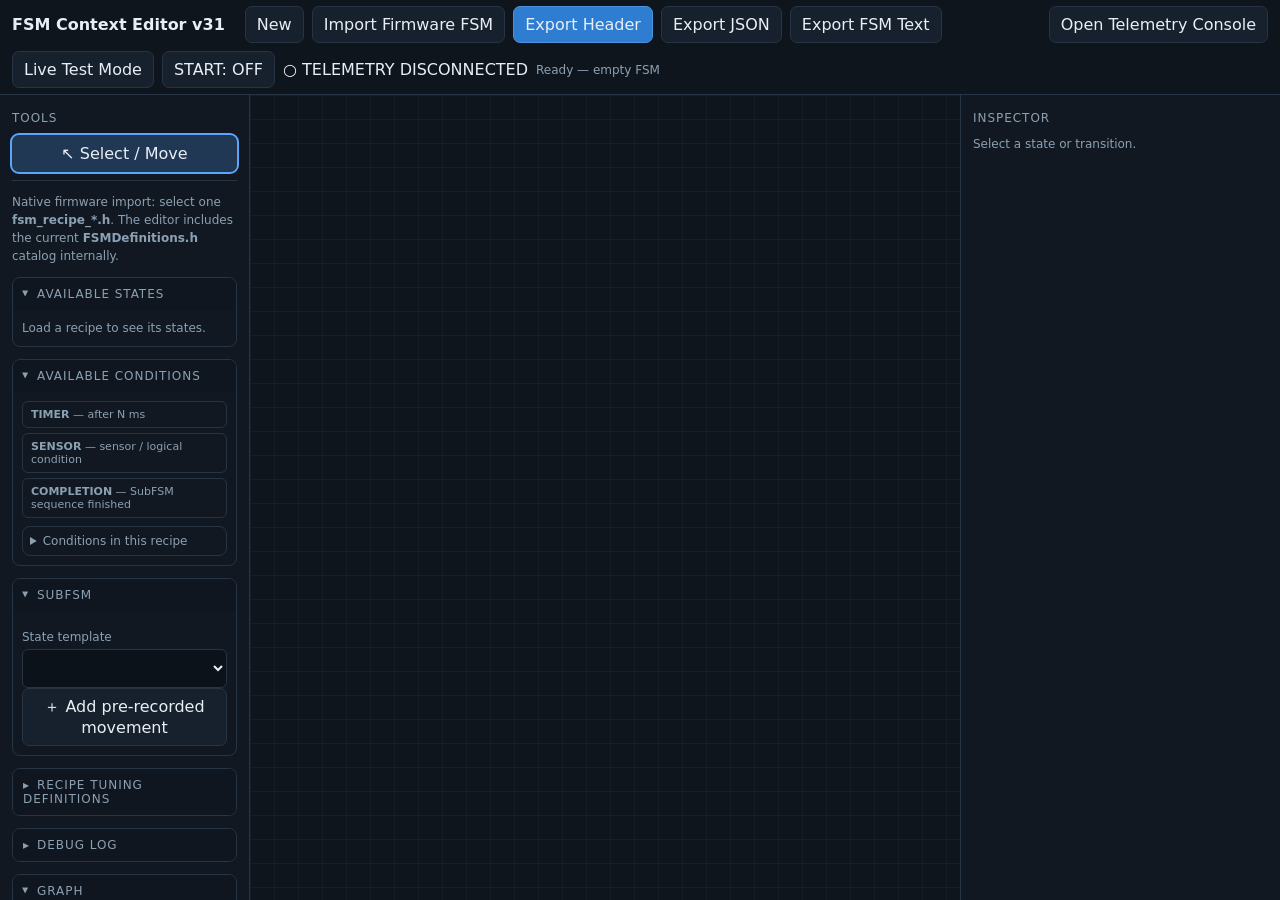
<file: Mbaretech2/tools/recipe-editor/index.html>
<!doctype html>
<html lang="es"><meta charset="utf-8"><meta http-equiv="refresh" content="0;url=../../fsm_context_editor_v31.html"><title>Editor de recetas FSM</title><a href="../../fsm_context_editor_v31.html">Abrir editor de recetas FSM</a></html>
</file>
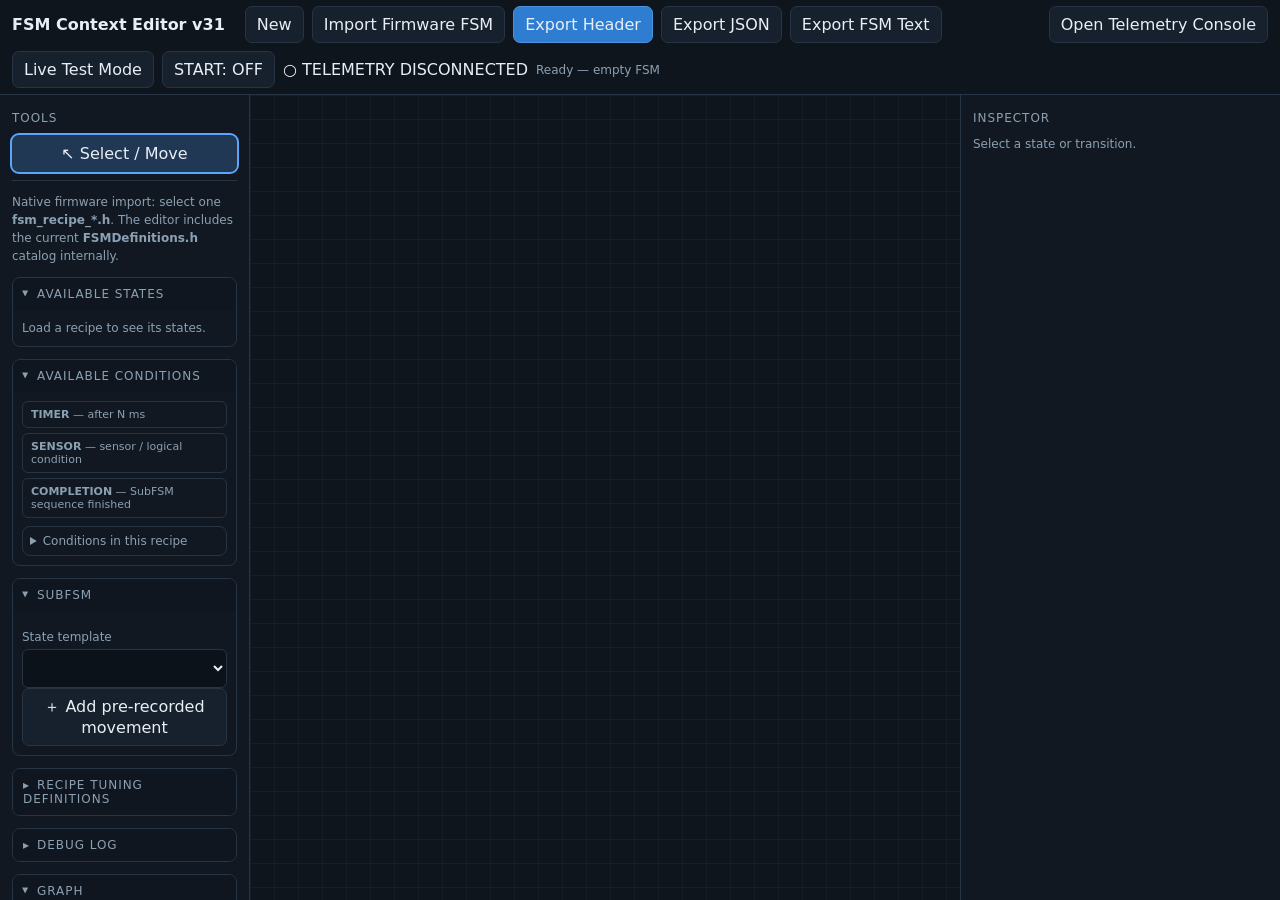
<file: Mbaretech2/fsm_context_editor_v31.html>
<!DOCTYPE html>
<html lang="en">
<head>
<meta charset="UTF-8">
<meta name="viewport" content="width=device-width,initial-scale=1">
<title>FSM Context Editor v31</title>
<style>
:root{
  --bg:#0b0f14;--panel:#111821;--panel2:#0f151d;--border:#273444;
  --text:#e8eef5;--muted:#8ca0b3;--accent:#59a5ff;--accent2:#2f7dd1;
  --danger:#ff6b6b;--success:#56d364;--node:#182331;--nodeSel:#243a54;
  --sub:#2a2038;--subSel:#48315f;
}
*{box-sizing:border-box}
html,body{height:100%;margin:0;font-family:Inter,system-ui,Segoe UI,Arial,sans-serif;background:var(--bg);color:var(--text)}
body{overflow:hidden}
button,input,textarea,select{font:inherit}
button{background:#17212d;border:1px solid var(--border);color:var(--text);border-radius:7px;padding:8px 11px;cursor:pointer}
button:hover{background:#1d2a39}
button.primary{background:var(--accent2);border-color:#4b91dd}
button.danger{color:#ffd9d9;border-color:#713b3b}
button.active{outline:2px solid var(--accent);background:#203853}
input,textarea,select{width:100%;background:#0c1219;border:1px solid var(--border);color:var(--text);border-radius:6px;padding:8px}
textarea{resize:vertical;min-height:68px}
label{display:block;font-size:12px;color:var(--muted);margin:10px 0 5px}
.app{display:grid;grid-template-rows:52px minmax(0,1fr) 0;height:100%}
.topbar{display:flex;align-items:center;gap:8px;padding:0 12px;background:#0e151d;border-bottom:1px solid var(--border)}
.brand{font-weight:700;margin-right:12px}
.spacer{flex:1}
.status{font-size:12px;color:var(--muted)}
.main{display:grid;grid-template-columns:250px 1fr 320px;min-height:0}
.sidebar,.inspector{background:var(--panel);padding:12px;overflow:auto}
.sidebar{border-right:1px solid var(--border)}
.inspector{border-left:1px solid var(--border)}
.section{font-size:12px;text-transform:uppercase;letter-spacing:.08em;color:var(--muted);margin:4px 0 10px}
.tools{display:grid;gap:8px}
.library{display:grid;gap:6px}
.library button{padding:7px 9px;text-align:left}
.canvas-wrap{position:relative;overflow:hidden;background:var(--panel2)}
svg{width:100%;height:100%;display:block;cursor:grab;background-image:
linear-gradient(rgba(255,255,255,.035) 1px,transparent 1px),
linear-gradient(90deg,rgba(255,255,255,.035) 1px,transparent 1px);
background-size:24px 24px}
.node rect{fill:var(--node);stroke:#607991;stroke-width:1.5}
.node.subfsm rect{fill:var(--sub);stroke:#8d67ac}
.node.selected rect{fill:var(--nodeSel);stroke:var(--accent);stroke-width:2.5}
.node.subfsm.selected rect{fill:var(--subSel)}
.node .title{fill:var(--text);font-weight:700;font-size:13px;pointer-events:none}
.node .subtitle{fill:var(--muted);font-size:10px;pointer-events:none}
.node .initial{fill:var(--success)}
.node{cursor:grab}
svg.panning{cursor:grabbing}
.edge{fill:none;stroke:#8aa1b6;stroke-width:1.8;marker-end:url(#arrow)}
.edge.selected{stroke:var(--accent);stroke-width:2.8}
.edge-hit{fill:none;stroke:transparent;stroke-width:14;cursor:pointer}
.edge-label{fill:#d9e4ee;font-size:11px;paint-order:stroke;stroke:#0f151d;stroke-width:4px;pointer-events:none}
.empty,.hint,.mini{font-size:12px;color:var(--muted);line-height:1.5}
.hint{border-top:1px solid var(--border);margin-top:14px;padding-top:12px}
.check{display:flex;align-items:center;gap:8px;margin-top:10px}
.check input{width:auto}
.seq-list{display:grid;gap:7px;margin-top:8px}
.seq-item{display:grid;grid-template-columns:1fr 80px 30px;gap:6px;align-items:center}
.seq-item button{padding:5px}
.badge{display:inline-block;padding:2px 6px;border:1px solid var(--border);border-radius:10px;font-size:10px;color:var(--muted);margin-left:4px}
.modal{position:fixed;inset:0;background:rgba(0,0,0,.58);display:none;align-items:center;justify-content:center;padding:24px;z-index:10}
.modal.show{display:flex}
.dialog{width:min(900px,95vw);height:min(720px,90vh);background:#0e151d;border:1px solid var(--border);border-radius:10px;display:grid;grid-template-rows:auto 1fr auto;overflow:hidden}
.dialog header,.dialog footer{padding:12px;display:flex;align-items:center;gap:8px}
.dialog header{border-bottom:1px solid var(--border)}
.dialog footer{border-top:1px solid var(--border);justify-content:flex-end}
.dialog textarea{border:0;border-radius:0;resize:none;min-height:0;font-family:ui-monospace,SFMono-Regular,Consolas,monospace;font-size:12px;line-height:1.45}
.kbd{border:1px solid #3a4858;border-bottom-width:2px;border-radius:4px;padding:1px 5px;background:#151e28;color:#c7d4df}
hr{border:0;border-top:1px solid var(--border);margin:14px 0}

.sidebar-section{border:1px solid var(--border);border-radius:8px;margin-top:12px;overflow:hidden}
.sidebar-section>summary{cursor:pointer;list-style:none;padding:9px 10px;font-size:12px;text-transform:uppercase;letter-spacing:.08em;color:var(--muted);background:#0f161f}
.sidebar-section>summary::-webkit-details-marker{display:none}
.sidebar-section>summary::before{content:'▸';display:inline-block;margin-right:7px;transition:transform .15s}
.sidebar-section[open]>summary::before{transform:rotate(90deg)}
.sidebar-section-body{padding:9px}
.zoom-controls{display:grid;grid-template-columns:1fr 1fr 1fr;gap:6px}
.transition-kind-btn{width:100%;text-align:left}


.state-row{display:grid;grid-template-columns:1fr auto;gap:5px;align-items:center;padding:5px;border:1px solid var(--border);border-radius:7px}
.state-row .state-main{min-width:0}
.state-row .state-label{font-size:12px;font-weight:600;white-space:nowrap;overflow:hidden;text-overflow:ellipsis}
.state-row .state-id{font-size:10px;color:var(--muted);white-space:nowrap;overflow:hidden;text-overflow:ellipsis}
.state-row button{padding:5px 7px;min-width:30px}
.compact-grid{display:grid;grid-template-columns:1fr 1fr;gap:7px}
details.motor-advanced{margin-top:8px;border:1px solid var(--border);border-radius:7px;padding:7px}
details.motor-advanced summary{cursor:pointer;color:var(--muted);font-size:12px}


.out-list{display:grid;gap:8px;margin-top:8px}
.out-card{border:1px solid var(--border);border-radius:8px;padding:8px;background:#0d141c}
.out-head{display:grid;grid-template-columns:1fr 30px;gap:6px;align-items:center}
.out-row{display:grid;grid-template-columns:92px 1fr;gap:7px;align-items:center;margin-top:7px}
.out-card label{margin:0}
.condition-types{display:grid;grid-template-columns:1fr;gap:5px}
.condition-type{padding:6px 8px;border:1px solid var(--border);border-radius:6px;font-size:11px;color:var(--muted)}


.debug-row{display:flex;align-items:center;gap:7px;margin-top:7px}
.debug-row input[type="checkbox"]{width:auto}
.debug-count{font-size:11px;color:var(--muted);margin-left:auto}


.macro-row{display:grid;grid-template-columns:1fr auto;gap:6px;align-items:center;padding:6px;border:1px solid var(--border);border-radius:7px}
.macro-row.active{outline:2px solid var(--accent);background:#182637}
.macro-main{min-width:0;cursor:pointer}
.macro-id{font-size:11px;font-weight:700;white-space:nowrap;overflow:hidden;text-overflow:ellipsis}
.macro-label{font-size:10px;color:var(--muted);white-space:nowrap;overflow:hidden;text-overflow:ellipsis}
.macro-row button{padding:5px 7px}
.transition-fold{margin-top:8px;border:1px solid var(--border);border-radius:8px;padding:7px}
.transition-fold>summary{cursor:pointer;color:var(--muted);font-size:12px}
.step-card{border:1px solid var(--border);border-radius:8px;padding:8px}
.step-top{display:grid;grid-template-columns:minmax(0,1fr) auto;gap:7px;align-items:center}
.step-motors{display:grid;grid-template-columns:1fr 1fr;gap:7px;margin-top:8px}
.step-transition-card{border:1px solid var(--border);border-radius:7px;padding:7px;margin-top:7px;background:#0c131b}
.step-out-row{display:grid;grid-template-columns:86px 1fr;gap:7px;align-items:center;margin-top:6px}
.step-out-row label{margin:0}

/* El panel de observación comparte la ventana; cerrado no ocupa canvas. */
.telemetry-warning{color:#ffcc67}
.telemetry-ok{color:var(--success)}
#telemetryDot{max-width:310px;overflow:hidden;text-overflow:ellipsis;white-space:nowrap}
.live-current-state rect{stroke:#56d364!important;stroke-width:3.5!important;filter:drop-shadow(0 0 5px #56d364)}
.live-last-state rect{stroke:#efb851!important;stroke-width:2.5!important}
.live-transition{stroke:#efb851!important;stroke-width:4!important}
.live-active-step rect{stroke-dasharray:7 3}
.live-step-label{fill:#56d364;font-size:10px;font-weight:700;pointer-events:none}
.live-condition-true{stroke:#56d364!important;stroke-width:2.5!important}
.live-condition-false{stroke:#a14e4e!important;stroke-width:2!important}
.live-transition.live-condition-true,.live-transition.live-condition-false{stroke:#efb851!important;stroke-width:4!important}
.ir-map{display:grid;grid-template-columns:repeat(3,1fr);gap:3px;margin:5px 0;max-width:240px;text-align:center}
.ir-map span{border:1px solid var(--border);padding:2px;border-radius:4px}
.ir-map .active{background:#245c37;color:#eaffef}
.live-param{border-top:1px solid var(--border);padding:9px 0}
.live-param-grid{display:grid;grid-template-columns:1fr 1fr 1fr;gap:5px;align-items:end}
.live-param-grid small{display:block;color:var(--muted)}
.live-param-grid input{width:100%}
.live-actions{display:flex;gap:5px;margin-top:10px;flex-wrap:wrap}
.live-actions button{flex:1 1 100px}
/* Live Test ensancha el inspector sólo mientras se ve la tabla global. */
body.live-test-mode .main{grid-template-columns:250px minmax(0,1fr) minmax(540px,46vw)}
.live-table-wrap{overflow:auto;max-height:calc(100vh - 315px);border:1px solid var(--border);margin-top:10px}
.live-table{width:100%;border-collapse:collapse;font-size:11px}
.live-table th,.live-table td{padding:6px;border-bottom:1px solid var(--border);text-align:left;white-space:nowrap}
.live-table th{position:sticky;top:0;background:#192431;z-index:1;color:var(--muted)}
.live-table .group td{background:#182331;font-weight:700;color:#c9dfff}
.live-table tr.selected-state td{background:#162a3d}
.live-table input{min-width:70px;width:85px;padding:5px}
.live-table .parameter-id{font:10px ui-monospace,Consolas,monospace;color:var(--muted)}
.live-state-list{display:grid;gap:9px;max-height:calc(100vh - 330px);overflow:auto;margin:10px 0}
.live-state-card{border:1px solid var(--border);border-radius:8px;background:#111b26;padding:9px}
.live-state-card>summary{cursor:pointer;font-weight:650;color:#d8e7f6}
.live-value-row{display:grid;grid-template-columns:minmax(140px,1fr) 75px 75px minmax(94px,110px);gap:8px;align-items:center;padding:8px 0;border-top:1px solid var(--border);font-size:12px}
.live-value-row:first-of-type{margin-top:8px}
.live-value-row input{width:100%;min-width:0;padding:6px}
.live-value-row .parameter-id{font:10px ui-monospace,Consolas,monospace;color:var(--muted);overflow-wrap:anywhere}
.live-value-row .value-caption{display:none;color:var(--muted);font-size:10px}
.live-value-row button{font-size:10px;padding:3px 5px;margin:2px 2px 0 0}
@media(max-width:1250px){.live-value-row{grid-template-columns:1fr 1fr}.live-value-row .value-caption{display:block}}
/* Jerarquía legible inspirada en JSON, sin exigir sintaxis ni comprimir controles. */
.json-view{font:13px Inter,system-ui,Segoe UI,Arial,sans-serif;line-height:1.4}
.json-view input,.json-view select,.json-view textarea,.json-view button{font-size:13px;padding:7px 8px}
.json-view .json-row{display:grid;grid-template-columns:90px minmax(0,1fr);gap:8px;align-items:center;margin:9px 0}
.json-view .json-key{color:#a7bacd;white-space:nowrap;margin:0}
.json-view .json-brace{display:none}
.json-view details{margin:12px 0;border:1px solid var(--border);border-radius:7px;padding:9px;background:#111b26}
.json-view summary{cursor:pointer;color:#d8e7f6;font-weight:600;margin-bottom:6px}
.json-view .section{margin:7px 0 14px}
.field-source{grid-column:2;display:grid;gap:3px;margin-top:2px}
.field-source select{font-size:11px;padding:5px 6px;color:#a8d1f8}
.field-source small{font-size:11px;color:var(--muted)}
.json-view .json-error{color:#ff8d8d;font-size:11px}
.json-view .json-actions{display:flex;gap:5px;margin:6px 0}
.json-view .json-actions button{width:auto}
.json-view .out-card,.json-view .step-card,.json-view .step-transition-card{border-radius:6px;padding:9px;margin:8px 0;background:#101923}
@media(max-width:1100px){body.live-test-mode .main{grid-template-columns:200px minmax(0,1fr) minmax(450px,52vw)}}
@media(max-width:1450px){.app{grid-template-rows:auto minmax(0,1fr) 0}.topbar{min-height:52px;flex-wrap:wrap;padding:6px 12px}}
@media(max-width:900px){body.live-test-mode .main{grid-template-columns:minmax(0,1fr)}body.live-test-mode .sidebar,body.live-test-mode .canvas-wrap{display:none}}

</style>
</head>
<body>
<div class="app">
  <div class="topbar">
    <div class="brand">FSM Context Editor v31</div>
    <button id="newBtn">New</button>
    <button id="importHeaderBtn">Import Firmware FSM</button>
    <button id="exportHeaderBtn" class="primary">Export Header</button>
    <button id="exportJsonBtn">Export JSON</button>
    <button id="exportDslBtn">Export FSM Text</button>
    <div class="spacer"></div>
    <button id="telemetryToggleBtn">Open Telemetry Console</button>
    <button id="liveTestBtn" title="Stage temporary runtime values without editing the recipe">Live Test Mode</button>
    <button id="startToggleBtn" disabled title="Set logical START on the connected robot">START: OFF</button>
    <span id="telemetryDot" aria-label="Telemetry disconnected">○ TELEMETRY DISCONNECTED</span>
    <div id="status" class="status">Ready</div>
  </div>

  <div class="main">
    <aside class="sidebar">
      <div class="section">Tools</div>
      <div class="tools">
        <button id="selectTool" class="active">↖ Select / Move</button>
      </div>
      <div class="hint" style="margin-top:8px">
        Native firmware import: select one <b>fsm_recipe_*.h</b>. The editor includes
        the current <b>FSMDefinitions.h</b> catalog internally.
      </div>

      <details class="sidebar-section" open>
        <summary>Available states</summary>
        <div class="sidebar-section-body">
          <div id="stateLibrary" class="library"></div>
        </div>
      </details>

      <details class="sidebar-section" open>
        <summary>Available conditions</summary>
        <div class="sidebar-section-body">
          <div class="condition-types">
            <div class="condition-type"><b>TIMER</b> — after N ms</div>
            <div class="condition-type"><b>SENSOR</b> — sensor / logical condition</div>
            <div class="condition-type"><b>COMPLETION</b> — SubFSM sequence finished</div>
          </div>

          <details id="availableMacrosFold" class="transition-fold"><summary>Conditions in this recipe</summary>
            <div id="macroLibrary" class="library"></div>
          </details>

        </div>
      </details>

      <details class="sidebar-section" open>
        <summary>SubFSM</summary>
        <div class="sidebar-section-body">
          <label for="subfsmBaseState">State template</label>
          <select id="subfsmBaseState"></select>
          <button id="subfsmBtn" style="width:100%">＋ Add pre-recorded movement</button>
        </div>
      </details>

      <details class="sidebar-section" id="recipeParameterFold">
        <summary>Recipe tuning definitions</summary>
        <div class="sidebar-section-body" id="recipeParameterEditor"></div>
      </details>

      <details class="sidebar-section">
        <summary>Debug log</summary>
        <div class="sidebar-section-body">
          <div class="debug-row">
            <input id="debugEnabled" type="checkbox" checked>
            <label for="debugEnabled" style="margin:0">Record interactions</label>
            <span id="debugCount" class="debug-count">0 events</span>
          </div>
          <button id="downloadLogBtn" style="width:100%;margin-top:8px">Download .log</button>
          <button id="copyLogBtn" style="width:100%;margin-top:6px">Copy log</button>
          <button id="clearLogBtn" class="danger" style="width:100%;margin-top:6px">Clear log</button>
          <div class="hint" style="margin-top:10px;padding-top:8px">
            Records state/transition edits, graph actions, import/export operations and runtime errors.
          </div>
        </div>
      </details>

      <details class="sidebar-section" open>
        <summary>Graph</summary>
        <div class="sidebar-section-body">
          <div class="zoom-controls">
            <button id="zoomOutBtn" title="Zoom out">−</button>
            <button id="zoomResetBtn" title="Reset zoom">100%</button>
            <button id="zoomInBtn" title="Zoom in">＋</button>
          </div>
          <button id="fitBtn" style="width:100%;margin-top:8px;margin-bottom:8px">Center graph</button>
          <div class="mini" style="margin-bottom:8px;text-align:center">Drag empty canvas: pan · Mouse wheel: zoom</div>
          <button id="sampleBtn" style="width:100%">Load sample</button>
        </div>
      </details>

      <div class="hint">
        Use ＋ beside a state, then click the canvas. It returns to Select / Move automatically.<br>
        Configure outgoing transitions inside each state's Inspector.<br><br>
        <span class="kbd">Del</span> delete selection<br>
        <span class="kbd">Esc</span> cancel current tool
      </div>
    </aside>

    <main class="canvas-wrap">
      <svg id="canvas" viewBox="0 0 1400 900">
        <defs>
          <marker id="arrow" markerWidth="10" markerHeight="10" refX="9" refY="3" orient="auto" markerUnits="strokeWidth">
            <path d="M0,0 L0,6 L9,3 z" fill="#8aa1b6"></path>
          </marker>
        </defs>
        <g id="edges"></g>
        <g id="nodes"></g>
      </svg>
    </main>

    <aside class="inspector">
      <div class="section">Inspector</div>
      <div id="inspector" class="empty">Select a state or transition.</div>
    </aside>
  </div>
</div>

<div class="modal" id="modal">
  <div class="dialog">
    <header>
      <b id="modalTitle">Export</b>
      <div class="spacer"></div>
      <button id="copyBtn">Copy</button>
    </header>
    <textarea id="modalText" spellcheck="false"></textarea>
    <footer>
      <button id="downloadBtn">Download</button>
      <button id="closeBtn" class="primary">Close</button>
    </footer>
  </div>
</div>

<input id="fileInput" type="file" accept=".h,.hpp,.hh,text/plain" hidden>

<script src="tools/recipe-editor/core.js"></script>
<script src="tools/recipe-editor/backend.js"></script>
<script src="tools/recipe-editor/telemetry.js"></script>
<script src="tools/recipe-editor/telemetryWindowBridge.js"></script>
<script src="tools/recipe-editor/runtimeTuning.js"></script>
<script>
(() => {
// Los catálogos se llenan únicamente desde los headers del proyecto.
let TRANSITION_MACROS = [];
const firmwareProject = new RecipeBackend.Project();
let recipeIdentity = null;

function macroById(id){ return TRANSITION_MACROS.find(m=>m.id===id); }

const svg=document.getElementById('canvas');
const nodesLayer=document.getElementById('nodes');
const edgesLayer=document.getElementById('edges');
const inspector=document.getElementById('inspector');
const statusEl=document.getElementById('status');

const model={
  name:'robot_fsm',
  parameters:[],
  mode:'select',
  pendingBaseState:null,
  nodes:[],
  edges:[],
  selected:null,
  transitionSource:null,
  transitionKind:'macro',
  nextNode:1,
  nextEdge:1,
  nextStep:1,
  nextStepTransition:1,
  dragging:null,
  dragOffset:{x:0,y:0}
};
let stateConfigClipboard=null;
let pasteUndo=null;
let pasteRedo=null;
const cloneConfig=value=>JSON.parse(JSON.stringify(value));
function stateConfigSnapshot(state){
  return {state:state.state,firmwareCommand:cloneConfig(state.firmwareCommand||{}),
    allowHoldOnCompletion:state.allowHoldOnCompletion===true,
    params:cloneConfig(state.params||{}),context:state.context||'',
    sequence:cloneConfig(state.sequence||[]),
    edges:cloneConfig(model.edges.filter(item=>item.from===state.id))};
}
function restoreStateConfig(state,snapshot){
  state.state=snapshot.state;state.firmwareCommand=cloneConfig(snapshot.firmwareCommand);
  state.allowHoldOnCompletion=snapshot.allowHoldOnCompletion;
  state.params=cloneConfig(snapshot.params);state.context=snapshot.context;
  state.sequence=cloneConfig(snapshot.sequence);
  model.edges=model.edges.filter(item=>item.from!==state.id).concat(cloneConfig(snapshot.edges));
  renderInspector();render();
}
function copySelectedStateConfig(){
  const state=model.selected?.type==='node'?node(model.selected.id):null;
  if(!state)return;
  stateConfigClipboard={type:'mbaretech-state-config',version:1,kind:state.type,
    sourceStateId:state.stateId,config:stateConfigSnapshot(state),
    transitions:model.edges.filter(item=>item.from===state.id).map(item=>({
      trigger:cloneConfig(item.trigger),action:item.action||'',
      targetStateId:node(item.to)?.stateId||null}))};
  status(`Copied configuration from ${state.name}.`);
}
function pasteSelectedStateConfig(){
  const state=model.selected?.type==='node'?node(model.selected.id):null;
  const payload=stateConfigClipboard;
  if(!state||!payload)return;
  if(payload.version!==1||payload.kind!==state.type){status('Copy and target must have the same state type.');return;}
  const count=payload.transitions.length;
  if((count>2||payload.config.sequence.length>2)&&
    !confirm(`Paste configuration into ${state.name}? Replace command, ${count} transitions and ${payload.config.sequence.length} steps; keep name and position.`))return;
  const before=stateConfigSnapshot(state);
  const copied=cloneConfig(payload.config);
  state.state=copied.state;state.firmwareCommand=copied.firmwareCommand;
  state.allowHoldOnCompletion=copied.allowHoldOnCompletion;
  state.params=copied.params;state.context=copied.context;
  const stepIds=new Map();
  for(const step of copied.sequence){const fresh='P'+model.nextStep++;stepIds.set(step.id,fresh);step.id=fresh;}
  for(const step of copied.sequence)for(const transition of step.out_transitions||[]){
    transition.id='ST'+model.nextStepTransition++;
    if(transition.next_step!=='COMPLETE')transition.next_step=stepIds.get(transition.next_step)||'MISSING_STEP';
  }
  state.sequence=copied.sequence;
  model.edges=model.edges.filter(item=>item.from!==state.id);
  const missing=[];
  for(const transition of payload.transitions){
    const target=transition.targetStateId===payload.sourceStateId?state:
      model.nodes.find(item=>item.stateId===transition.targetStateId);
    if(!target)missing.push(transition.targetStateId||'(unknown)');
    model.edges.push({id:'E'+model.nextEdge++,from:state.id,to:target?.id||'',
      trigger:cloneConfig(transition.trigger),action:transition.action});
  }
  pasteUndo={stateId:state.id,snapshot:before};pasteRedo=null;
  renderInspector();render();
  status(missing.length?`Pasted; fix missing transition targets: ${missing.join(', ')}.`:
    `Pasted configuration into ${state.name}.`);
}
function undoStateConfigPaste(){
  if(!pasteUndo)return;
  const state=node(pasteUndo.stateId);if(!state)return;
  pasteRedo={stateId:state.id,snapshot:stateConfigSnapshot(state)};
  restoreStateConfig(state,pasteUndo.snapshot);pasteUndo=null;
}
function redoStateConfigPaste(){
  if(!pasteRedo)return;
  const state=node(pasteRedo.stateId);if(!state)return;
  pasteUndo={stateId:state.id,snapshot:stateConfigSnapshot(state)};
  restoreStateConfig(state,pasteRedo.snapshot);pasteRedo=null;
}

// El editor recibe únicamente eventos para el grafo; la ventana de consola
// es la única que abre conexiones físicas al robot.
const telemetryTransport={onMessage(handler){this.messageHandler=handler;},
  onStatus(handler){this.statusHandler=handler;},disconnect(){}};
const telemetrySession=new RecipeTelemetry.TelemetrySession(telemetryTransport,scheduleTelemetryRender);
const LIVE_STATE=telemetrySession.state;
const tuning=new MbaretechRuntimeTuning.RuntimeTuning();
let liveTestMode=false;
let lastLiveEditAllowed=null;
let tuningRequest=0;
let startPending=null;
let tuningSyncTimer=null;
let tuningSyncAttempts=0;
let pendingApplyRequested=false;
let parameterAckTimer=null;
let parameterCommandRequestId=null;
function clearParameterAckTimer(){
  if(parameterAckTimer!==null){clearTimeout(parameterAckTimer);parameterAckTimer=null;}
}
function pendingConfirmedByMcu(){
  return [...tuning.pending.keys()].every(id=>tuning.schema.has(id)&&tuning.values.has(id));
}
function applyPendingIfReady(){
  if(!pendingApplyRequested||!liveTuningStopped())return;
  if(!tuning.pending.size){pendingApplyRequested=false;return;}
  if(!pendingConfirmedByMcu())return;
  pendingApplyRequested=false;
  try{sendParameterCommand(tuning.prepareSet());}
  catch(error){tuning.status=error.message;}
  if(liveTestMode)renderInspector();
}
function sendParameterCommand(command){
  const requestId=++tuningRequest;
  telemetryBridge.publish({type:'param_command',requestId,
    machine:model.name,command});
  if(command.type==='param_set'||command.type==='param_reset'){
    parameterCommandRequestId=requestId;
    clearParameterAckTimer();
    parameterAckTimer=setTimeout(()=>{
      parameterAckTimer=null;
      if(tuning.inFlight?.transaction!==command.transaction)return;
      parameterCommandRequestId=null;
      tuning.sendFailed('Sin ACK del MCU; consultando valores antes de reintentar.');
      requestTuningSnapshot();
      if(liveTestMode)renderInspector();
    },3500);
  }
}
function requestTuningSnapshot(){
  sendParameterCommand({type:'param_schema_request'});
  sendParameterCommand({type:'param_values_request'});
}
function scheduleTuningSync(){
  if(tuningSyncTimer)clearTimeout(tuningSyncTimer);
  if(!liveTestMode||!LIVE_STATE.connected||tuning.machine!==model.name)return;
  if(tuning.schemaComplete()&&tuning.valuesComplete()&&
     (!pendingApplyRequested||pendingConfirmedByMcu())){tuningSyncAttempts=0;return;}
  tuningSyncTimer=setTimeout(()=>{
    tuningSyncTimer=null;
    if(!liveTestMode||!LIVE_STATE.connected||tuning.machine!==model.name||
       (tuning.schemaComplete()&&tuning.valuesComplete()&&
        (!pendingApplyRequested||pendingConfirmedByMcu())))return;
    if(tuningSyncAttempts>=3){
      if(pendingApplyRequested){
        pendingApplyRequested=false;
        tuning.status='El MCU no confirmó los parámetros pendientes. Revisa la receta cargada y la conexión.';
        renderInspector();
      }
      return;
    }
    tuningSyncAttempts++;
    requestTuningSnapshot();
    scheduleTuningSync();
  },900);
}
function refreshTuningAfterBoot(requestNow=true){
  tuningSyncAttempts=0;
  if(liveTestMode&&LIVE_STATE.connected&&tuning.machine===model.name){
    if(requestNow)requestTuningSnapshot();
    scheduleTuningSync();
    renderInspector();
  }
}
function updateEditorStartButton(){
  const button=document.getElementById('startToggleBtn');
  const matching=LIVE_STATE.connected&&LIVE_STATE.helloMachine===model.name;
  button.disabled=!matching||Boolean(startPending);
  const active=Boolean(LIVE_STATE.sensors.start);
  button.textContent=`START: ${active?'ON':'OFF'}${startPending?' …':''}`;
  button.setAttribute('aria-pressed',String(active));
}
document.getElementById('startToggleBtn').onclick=()=>{
  if(!LIVE_STATE.connected||LIVE_STATE.helloMachine!==model.name||startPending)return;
  const transaction=(Date.now()%2000000000)+1;
  const requestId=++tuningRequest;
  const timeout=setTimeout(()=>{
    if(startPending?.transaction!==transaction)return;
    startPending=null;updateEditorStartButton();
    status('Sin START ACK. Comprueba conexión y telemetría.');
  },3000);
  startPending={transaction,requestId,timeout};
  telemetryBridge.publish({type:'start_command',machine:model.name,requestId,
    command:{type:'start_set',transaction,active:!LIVE_STATE.sensors.start}});
  updateEditorStartButton();
};
const telemetryBridge=TelemetryWindowBridge.createBridge(message=>{
  if(message?.type==='catalog_request'){
    publishTelemetryCatalog();
  }else if(message?.type==='console_status'){
    telemetryTransport.statusHandler?.(message.connected?'connected':'disconnected');
    LIVE_STATE.transport=message.transport||'WiFi';
    if(message.connected){
      LIVE_STATE.helloMachine=message.machine||null;
      LIVE_STATE.machine=message.machine||null;
      LIVE_STATE.protocol=message.protocol||null;
      LIVE_STATE.currentState=message.currentState||null;
      LIVE_STATE.currentStep=message.currentStep??null;
      LIVE_STATE.running=!!message.running;
      LIVE_STATE.stoppedReason=message.reason||null;
      LIVE_STATE.lastTransition=message.lastTransition||null;
      LIVE_STATE.sensors.start=!!message.start;
      if(Array.isArray(message.ir)&&message.ir.length===7)LIVE_STATE.sensors.ir=message.ir;
      if(Array.isArray(message.line)&&message.line.length===2)LIVE_STATE.sensors.line=message.line;
      if(tuning.ingest({type:'hello',machine:message.machine,
        bootId:message.bootId,paramRevision:message.paramRevision}))
        refreshTuningAfterBoot();
    }
    lastConsoleStatus=Date.now();
    updateEditorStartButton();
    if(liveTestMode)scheduleTuningSync();
    scheduleTelemetryRender('connection');
    refreshTimerGraphLabels();
    if(liveTestMode&&lastLiveEditAllowed!==liveTuningStopped())renderInspector();
  }else if(message?.type==='param_transport_result'){
    if(!message.ok&&message.requestId===parameterCommandRequestId){
      parameterCommandRequestId=null;clearParameterAckTimer();
      tuning.sendFailed(message.error||'Sin transporte');
    }
    if(liveTestMode)refreshLiveInspector();
  }else if(message?.type==='start_transport_result'){
    if(!message.ok&&startPending?.requestId===message.requestId){
      clearTimeout(startPending.timeout);startPending=null;
      status(message.error||'No se pudo enviar START.');updateEditorStartButton();
    }
  }else if(message && typeof message.type==='string'){
    if(message.type==='hello'||message.type.startsWith('param_')){
      if(message.type==='param_ack'&&tuning.inFlight?.transaction===message.transaction){
        parameterCommandRequestId=null;clearParameterAckTimer();
      }
      if(tuning.ingest(message)){
        pendingApplyRequested=false;
        parameterCommandRequestId=null;clearParameterAckTimer();
        refreshTuningAfterBoot(false);
      }
      if(message.type==='param_schema'||message.type==='param_values')applyPendingIfReady();
      if(liveTestMode)scheduleTuningSync();
      if(liveTestMode)refreshLiveInspector();
      refreshTimerGraphLabels();
    }
    telemetrySession.receive(JSON.stringify(message));
    if(liveTestMode&&['start_changed','start_ack','sensors','fsm_status'].includes(message.type)&&
       lastLiveEditAllowed!==liveTuningStopped()){
      // START ON invalida inmediatamente los controles, aun si hay un campo enfocado.
      document.activeElement?.blur?.();renderInspector();
    }
    if(message.type==='start_ack'&&startPending?.transaction===message.transaction){
      clearTimeout(startPending.timeout);startPending=null;
    }
    if(message.type==='start_ack'||message.type==='start_changed'||message.type==='sensors')
      updateEditorStartButton();
  }
});
let lastConsoleStatus=0;
setInterval(()=>{
  if(LIVE_STATE.connected && Date.now()-lastConsoleStatus>3500)
    {telemetryTransport.statusHandler?.('disconnected');updateEditorStartButton();}
},1000);
let telemetryBaseline=null;
let telemetryRenderTimer=null;

function collectEditorParameters(){
  // La receta declara el catálogo; el simulador nunca inventa parámetros.
  return (model.parameters||[]).map(p=>({id:p.key,parameterId:p.id,name:p.name,value:p.default,
    unit:p.unit==='Percent'?'%':'ms',min:p.min,max:p.max,step:p.step,
    applyPolicy:{Immediate:'immediate',NextStateEntry:'next_state_entry',
      NextStepEntry:'next_step_entry',NextMachineStart:'next_fsm_restart',
      StoppedOnly:'stopped_only'}[p.policy],writable:p.writable!==false,group:'RECIPE'}));
}
function publishTelemetryCatalog(){
  if(!recipeIdentity||!model.name)return;
  const parameters=collectEditorParameters();
  // Stable StateId is the key; editable names and step motions are labels only.
  telemetryBridge.publish({type:'editor_catalog',machine:model.name,
    states:model.nodes.map(node=>({id:node.stateId,name:node.name||node.stateId,
      motor:node.params,
      timers:model.edges.filter(edge=>edge.from===node.id&&edge.trigger?.type==='timer')
        .map(edge=>({duration_ms:edge.trigger.duration_ms,
          timerParameter:edge.trigger.timerParameter,macro:edge.trigger.macro})),
      steps:(node.sequence||[]).map(step=>({
        name:step.name||step.state,motor:step.params}))})),parameters});
}

function telemetryGraphSignature(){
  const byNode=new Map(model.nodes.map(n=>[n.id,n.stateId]));
  return JSON.stringify({machine:model.name,initial:model.nodes.find(n=>n.initial)?.stateId,
    states:model.nodes.map(n=>({id:n.stateId,type:n.type,motion:n.state,params:n.params,
      steps:(n.sequence||[]).map(s=>({motion:s.state,params:s.params,
        out:s.out_transitions.map(t=>({next:t.next_step,trigger:t.trigger}))}))})),
    edges:model.edges.map(e=>({from:byNode.get(e.from),to:byNode.get(e.to),trigger:e.trigger}))});
}

function telemetryMapping(){
  if(!LIVE_STATE.connected)return {valid:false,warning:''};
  if(!LIVE_STATE.helloMachine || LIVE_STATE.protocol!==1)return {valid:false,warning:'Esperando hello del firmware.'};
  if(!recipeIdentity)return {valid:false,warning:'Cargar la receta del firmware para ver el grafo.'};
  if(LIVE_STATE.helloMachine!==model.name || LIVE_STATE.foreignMachine)return {valid:false,
    warning:'⚠ Firmware: '+(LIVE_STATE.foreignMachine||LIVE_STATE.helloMachine)+' · Editor: '+model.name+'. Grafo en vivo deshabilitado.'};
  if(telemetryBaseline!==null && telemetryGraphSignature()!==telemetryBaseline)
    return {valid:false,warning:'Editor modified after connection. Live graph mapping may be stale. Reconnect/reload matching recipe.'};
  if(LIVE_STATE.currentState && !model.nodes.some(n=>n.stateId===LIVE_STATE.currentState))
    return {valid:false,warning:'Unknown runtime state: '+LIVE_STATE.currentState};
  return {valid:true,warning:''};
}

function telemetryEdgeMatches(edge,transition){
  const from=node(edge.from),to=node(edge.to);
  if(!from||!to||from.stateId!==transition.from||to.stateId!==transition.to)return false;
  const trigger=normalizeTrigger(edge);
  if(transition.condition==='TIMER')
    return trigger.type==='timer' && (trigger.timerParameter || transition.timerMs===undefined ||
      Number(trigger.duration_ms)===Number(transition.timerMs));
  if(transition.condition==='COMPLETION')return trigger.type==='completion';
  if(trigger.type!=='macro')return false;
  const expression=(trigger.terms||[]).map((term,i)=>(i?' '+trigger.operators[i-1]+' ':'')+term).join('');
  return expression===transition.condition;
}

function liveCondition(trigger){
  if(trigger.type==='timer'){
    const p=model.parameters?.find(item=>item.id===Number(trigger.timerParameter));
    const value=p?(tuning.machine===model.name?tuning.values.get(p.key):undefined)??p.default:
      Number(trigger.duration_ms);
    return LIVE_STATE.stateElapsedMs>=value;
  }
  if(trigger.type==='completion')return null;
  const value=id=>{
    if(id==='START_ACTIVE')return LIVE_STATE.sensors.start;
    const ir=id.match(/^IR([1-7])_DETECTED$/);if(ir)return LIVE_STATE.sensors.ir[Number(ir[1])-1];
    if(id==='LINE_LEFT_DETECTED')return LIVE_STATE.sensors.line[0];
    if(id==='LINE_RIGHT_DETECTED')return LIVE_STATE.sensors.line[1];
    return null;
  };
  const terms=(trigger.terms||[]).map(value);
  if(!terms.length||terms.includes(null))return null;
  return terms.slice(1).reduce((result,next,i)=>(trigger.operators?.[i]==='OR'?result||next:result&&next),terms[0]);
}

function renderLiveConditions(){
  const valid=telemetryMapping().valid;
  for(const element of edgesLayer.querySelectorAll('[data-edge-id]')){
    element.classList.remove('live-condition-true','live-condition-false');
    if(!valid)continue;
    const edge=model.edges.find(item=>item.id===element.getAttribute('data-edge-id'));
    if(!edge||node(edge.from)?.stateId!==LIVE_STATE.currentState)continue;
    const result=liveCondition(normalizeTrigger(edge));
    if(result!==null)element.classList.add(result?'live-condition-true':'live-condition-false');
  }
}

function renderLiveGraphState(){
  for(const element of nodesLayer.querySelectorAll('[data-state-id]')){
    element.classList.remove('live-current-state','live-last-state','live-active-step');
    for(const label of element.querySelectorAll('.live-step-label'))label.remove();
  }
  for(const element of edgesLayer.querySelectorAll('[data-edge-id]'))element.classList.remove('live-transition');
  const mapping=telemetryMapping();
  if(!mapping.valid)return mapping;
  const last=LIVE_STATE.lastTransition;
  for(const element of nodesLayer.querySelectorAll('[data-state-id]')){
    const id=element.getAttribute('data-state-id');
    if(id===LIVE_STATE.currentState){
      element.classList.add('live-current-state');
      if(LIVE_STATE.currentStep!==null){
        element.classList.add('live-active-step');
        const label=document.createElementNS('http://www.w3.org/2000/svg','text');
        label.setAttribute('class','live-step-label');label.setAttribute('x','14');label.setAttribute('y','63');
        label.textContent='STEP '+LIVE_STATE.currentStep;element.appendChild(label);
      }
    }
    if(last?.type==='fsm_transition'&&id===last.from)element.classList.add('live-last-state');
  }
  if(last?.type==='fsm_transition'){
    const edge=model.edges.find(candidate=>telemetryEdgeMatches(candidate,last));
    if(edge)for(const element of edgesLayer.querySelectorAll('[data-edge-id]'))
      if(element.getAttribute('data-edge-id')===edge.id)element.classList.add('live-transition');
  }
  renderLiveConditions();
  return mapping;
}

function renderTelemetryStatus(){
  const dot=document.getElementById('telemetryDot');
  const mapping=telemetryMapping();
  dot.textContent=LIVE_STATE.connected?(mapping.warning?'⚠ '+mapping.warning:'● LIVE'):'○ TELEMETRY DISCONNECTED';
  dot.className=LIVE_STATE.connected?(mapping.warning?'telemetry-warning':'telemetry-ok'):'';
  dot.title=mapping.warning|| (LIVE_STATE.connected?(LIVE_STATE.machine||'Robot connected'):'Open Telemetry Console to connect');
}

function scheduleTelemetryRender(reason){
  if(reason==='hello')telemetryBaseline=recipeIdentity && LIVE_STATE.helloMachine===model.name ? telemetryGraphSignature() : null;
  if(reason==='connection' && !LIVE_STATE.connected)telemetryBaseline=null;
  
  if(['hello','event','connection','error','clear','pause'].includes(reason)){
    if(telemetryRenderTimer!==null){clearTimeout(telemetryRenderTimer);telemetryRenderTimer=null;}
    if(['hello','event','connection'].includes(reason))renderLiveGraphState();
    renderTelemetryStatus();return;
  }
  if(telemetryRenderTimer===null)
    telemetryRenderTimer=setTimeout(()=>{telemetryRenderTimer=null;renderLiveConditions();renderTelemetryStatus();},50);
}

function validateTelemetryRecipe(){
  telemetryBaseline=recipeIdentity && LIVE_STATE.helloMachine===model.name ? telemetryGraphSignature() : null;
  renderLiveGraphState();
  renderTelemetryStatus();
  publishTelemetryCatalog();
}

let telemetryWindow=null;
document.getElementById('telemetryToggleBtn').onclick=()=>{
  if(telemetryWindow && !telemetryWindow.closed){telemetryWindow.focus();return;}
  // Reuse an already named console without navigating/reloading its live session.
  telemetryWindow=window.open('','mbaretechTelemetry','width=1200,height=850');
  if(!telemetryWindow){status('Allow pop-ups to open the telemetry console.');return;}
  if(telemetryWindow.location.href==='about:blank')
    telemetryWindow.location.href='telemetry_console.html';
  telemetryWindow.focus();
};

const DEBUG_LOG = [];
let DEBUG_LOGGING = true;

const UI_STATE = {
  stateOutOpen:new Set(),
  subfsmOutOpen:new Set(),
  stepOutOpen:new Set(),
  liveStateClosed:new Set(),
  // Sidebar markup persists while the inspector is redrawn.
  availableMacrosOpen:false
};

function rememberFoldState(detailsEl,key,setRef){
  if(!detailsEl)return;
  detailsEl.addEventListener('toggle',()=>{
    if(detailsEl.open)setRef.add(key);
    else setRef.delete(key);
  });
}


function sanitizeLogValue(value){
  if(value===undefined)return null;
  if(value===null)return null;
  if(typeof value==='string')return value.length>300 ? value.slice(0,300)+'…' : value;
  if(typeof value==='number'||typeof value==='boolean')return value;
  if(Array.isArray(value))return value.slice(0,20).map(sanitizeLogValue);
  if(typeof value==='object'){
    const out={};
    Object.entries(value).slice(0,30).forEach(([k,v])=>out[k]=sanitizeLogValue(v));
    return out;
  }
  return String(value);
}

function logEvent(event,details={}){
  if(!DEBUG_LOGGING)return;
  const entry={
    ts:new Date().toISOString(),
    event,
    details:sanitizeLogValue(details)
  };
  DEBUG_LOG.push(entry);
  const count=document.getElementById('debugCount');
  if(count)count.textContent=`${DEBUG_LOG.length} event${DEBUG_LOG.length===1?'':'s'}`;
  try{console.debug('[FSM GUI]',entry)}catch(_){}
}

function formatDebugLog(){
  const header=[
    '# FSM Context Editor debug log',
    `# generated: ${new Date().toISOString()}`,
    `# events: ${DEBUG_LOG.length}`,
    ''
  ];
  return header.concat(
    DEBUG_LOG.map(x=>`[${x.ts}] ${x.event} ${JSON.stringify(x.details)}`)
  ).join('\n');
}

function downloadTextFile(filename,textContent,mime='text/plain'){
  const blob=new Blob([textContent],{type:mime});
  const a=document.createElement('a');
  a.href=URL.createObjectURL(blob);
  a.download=filename;
  a.click();
  setTimeout(()=>URL.revokeObjectURL(a.href),0);
}

window.addEventListener('error',ev=>{
  logEvent('runtime_error',{
    message:ev.message,
    filename:ev.filename,
    lineno:ev.lineno,
    colno:ev.colno
  });
});

window.addEventListener('unhandledrejection',ev=>{
  logEvent('unhandled_rejection',{reason:String(ev.reason)});
});


function esc(s){return String(s??'').replace(/[&<>"']/g,c=>({'&':'&amp;','<':'&lt;','>':'&gt;','"':'&quot;',"'":'&#039;'}[c]))}
function status(s){statusEl.textContent=s}
function node(id){return model.nodes.find(n=>n.id===id)}
function edge(id){return model.edges.find(e=>e.id===id)}
function point(evt){const p=svg.createSVGPoint();p.x=evt.clientX;p.y=evt.clientY;return p.matrixTransform(svg.getScreenCTM().inverse())}
function normalizeId(name){
  let s=String(name||'STATE').trim().toUpperCase().replace(/[^A-Z0-9_]/g,'_').replace(/_+/g,'_');
  if(/^[0-9]/.test(s))s='S_'+s;
  return s||'STATE';
}
function setMode(m){
  model.mode=m;
  model.transitionSource=null;
  if(m!=='add-base') model.pendingBaseState=null;
  document.getElementById('selectTool').classList.toggle('active',m==='select');
  const transitionTool=document.getElementById('transitionTool');
  if(transitionTool)transitionTool.classList.toggle('active',m==='transition');
}
function returnToSelect(message='Select mode'){
  setMode('select');
  status(message);
}
function select(s){
  model.selected=s;
  if(s)logEvent('selection_changed',s);
  else logEvent('selection_cleared',{});
  renderInspector();
}

function renderStateLibrary(){
  const root=document.getElementById('stateLibrary');
  const states=recipeIdentity?model.nodes.map(n=>({id:n.stateId,label:n.name||n.stateId,type:n.type})):[];
  root.innerHTML=states.length?states.map(s=>`
    <div class="state-row" data-id="${s.id}">
      <div class="state-main">
        <div class="state-label">${esc(s.label)}</div>
      </div>
      <button class="placeState" data-id="${s.id}" title="Agregar una instancia con ID único">＋</button>
    </div>
  `).join(''):'<div class="mini">Load a recipe to see its states.</div>';
  const subfsmSelect=document.getElementById('subfsmBaseState');
  const previous=subfsmSelect.value;
  subfsmSelect.innerHTML=states.map(s=>`<option value="${esc(s.id)}">${esc(s.label)} (${esc(s.id)})</option>`).join('');
  const preferred=states.find(s=>s.id===previous)||states.find(s=>s.type==='subfsm')||states[0];
  if(preferred)subfsmSelect.value=preferred.id;
  document.getElementById('subfsmBtn').disabled=!states.length;

  root.querySelectorAll('.placeState').forEach(btn=>{
    btn.onclick=()=>{
      model.mode='add-base';
      model.pendingBaseState=btn.dataset.id;
      model.transitionSource=null;
      document.getElementById('selectTool').classList.remove('active');
      document.getElementById('transitionTool')?.classList.remove('active');
      status(`Click canvas to add ${model.nodes.find(n=>n.stateId===model.pendingBaseState)?.name||model.pendingBaseState}`);
    };
  });
}



function renderMacroLibrary(){
  const root=document.getElementById('macroLibrary');
  const fold=document.getElementById('availableMacrosFold');
  if(fold&&!fold.dataset.bound){
    fold.dataset.bound='1';fold.open=UI_STATE.availableMacrosOpen;
    fold.addEventListener('toggle',()=>UI_STATE.availableMacrosOpen=fold.open);
  }
  // Sólo las condiciones referenciadas por la receta aparecen como disponibles.
  const referenced=new Set();
  const collect=trigger=>{if(trigger?.type==='macro')for(const term of trigger.terms||[])referenced.add(term);};
  model.edges.forEach(item=>collect(item.trigger));
  model.nodes.forEach(state=>(state.sequence||[]).forEach(step=>(step.out_transitions||[])
    .forEach(item=>collect(item.trigger))));
  const available=recipeIdentity?TRANSITION_MACROS.filter(m=>referenced.has(m.id)):[];
  let selected=root.dataset.selected || available[0]?.id || '';
  if(selected&&!available.some(m=>m.id===selected))selected=available[0]?.id||'';
  root.dataset.selected=selected;
  root.innerHTML=available.length?available.map(m=>`
    <div class="macro-row ${m.id===selected?'active':''}" data-id="${m.id}">
      <div class="macro-main" data-id="${m.id}">
        <div class="macro-id">${esc(m.id)}</div>
        <div class="macro-label">${esc(m.label||'')}</div>
      </div>
      <button class="editMacroRow" data-id="${m.id}" title="View condition">⌕</button>
    </div>
  `).join(''):'<div class="mini">No sensor conditions used by this recipe.</div>';

  function selectMacro(id,focusName=false){
    root.dataset.selected=id;
    const m=macroById(id);
    const nameInput=document.getElementById('macroNameInput');
    const labelInput=document.getElementById('macroLabelInput');

    if(m){
      if(nameInput)nameInput.value=m.id;
      if(labelInput)labelInput.value=m.label||'';
    }

    root.querySelectorAll('.macro-row').forEach(row=>{
      row.classList.toggle('active',row.dataset.id===id);
    });

    if(focusName && nameInput){
      nameInput.focus();
      nameInput.select();
    }
  }

  root.querySelectorAll('.macro-main').forEach(el=>el.onclick=()=>{
    selectMacro(el.dataset.id,false);
  });

  root.querySelectorAll('.editMacroRow').forEach(btn=>btn.onclick=()=>{
    selectMacro(btn.dataset.id,true);
  });

  if(selected){
    selectMacro(selected,false);
  }else{
    const nameInput=document.getElementById('macroNameInput');
    const labelInput=document.getElementById('macroLabelInput');
    if(nameInput)nameInput.value='';
    if(labelInput)labelInput.value='';
  }

}

function requireFirmware() {
  if (firmwareProject.api) return true;
  alert('Abre el proyecto con Import Header antes de editar.');
  return false;
}

function addBaseNode(x, y, templateId) {
  if (!requireFirmware()) return null;
  if (model.nodes.length >= 255) { status('La receta admite como máximo 255 estados.'); return null; }
  let stateId;
  try { stateId = firmwareProject.allocateStateId(templateId, model.nodes.map(item=>item.stateId)); }
  catch (error) { status(error.message); return null; }
  const id = 'S' + model.nextNode++;
  const template = model.nodes.find(item=>item.stateId===templateId || item.templateStateId===templateId);
  let added;
  if (template) {
    // Copiar comportamiento sin compartir objetos, IDs de pasos ni estado inicial.
    added = structuredClone(template);
    Object.assign(added, {id, stateId, templateStateId:templateId,
      name:firmwareProject.api.metadata[stateId]?.name||stateId, x, y, initial:false});
    const stepIds = new Map((added.sequence||[]).map(step=>[step.id, 'P'+model.nextStep++]));
    for (const step of added.sequence||[]) {
      step.id = stepIds.get(step.id);
      for (const edge of step.out_transitions) {
        edge.id = 'ST'+model.nextStepTransition++;
        if (edge.next_step !== 'COMPLETE') edge.next_step = stepIds.get(edge.next_step) || 'MISSING_STEP';
      }
    }
    const outgoing = model.edges.filter(edge=>edge.from===template.id).map(edge=>({
      ...structuredClone(edge), id:'T'+model.nextEdge++, from:id, to:edge.to===template.id?id:edge.to
    }));
    model.edges.push(...outgoing);
  } else {
    const motion = RecipeCore.freshStep(firmwareProject.api).motion;
    added = {id, stateId, templateStateId:templateId, type:'base', state:motion,
      name:firmwareProject.api.metadata[stateId]?.name||stateId,
      x, y, w:165, h:66, initial:model.nodes.length===0,
      context:firmwareProject.api.metadata[stateId]?.description||'',
      params:{left_speed_pct:0,right_speed_pct:0}, sequence:[]};
  }
  model.nodes.push(added);
  select({type:'node', id});
  render(); renderStateLibrary();
  returnToSelect('Instancia agregada: '+stateId);
  return id;
}

function addSubFSMNode(x, y) {
  if (!requireFirmware()||!recipeIdentity)return null;
  if(model.nodes.length>=255){status('La receta admite como máximo 255 estados.');return null;}
  const baseId=document.getElementById('subfsmBaseState').value;
  if (!model.nodes.some(item=>item.stateId===baseId)){
    status('Selecciona un estado de la receta para crear el SubFSM.');return null;
  }
  let stateId;
  try {stateId=firmwareProject.allocateStateId(baseId,model.nodes.map(item=>item.stateId));}
  catch(error){status(error.message);return null;}
  // Un SubFSM nuevo empieza limpio: clonar las salidas de un estado MOTOR
  // dejaría timers y destinos incompatibles con la secuencia nueva.
  const id='S'+model.nextNode++;
  const neutralMotion=RecipeCore.freshStep(firmwareProject.api).motion;
  const added={id,stateId,templateStateId:baseId,type:'subfsm',state:neutralMotion,
    name:stateId,x,y,w:190,h:72,initial:model.nodes.length===0,context:'',
    params:{left_speed_pct:0,right_speed_pct:0},allowHoldOnCompletion:false,
    sequence:[{
    id:'P' + model.nextStep++, state:neutralMotion,
    params:{left_speed_pct:0, right_speed_pct:0}, out_transitions:[]
  }]};
  model.nodes.push(added);
  select({type:'node',id});render();renderStateLibrary();
  returnToSelect('SubFSM creado: '+stateId);
  return id;
}

function timerMacroBaseForState(stateNode){
  const raw=(stateNode?.name || stateNode?.state || 'STATE')
    .trim()
    .toUpperCase()
    .replace(/[^A-Z0-9_]/g,'_')
    .replace(/_+/g,'_')
    .replace(/^_+|_+$/g,'');
  return `${raw || 'STATE'}_TIMER`;
}

function allTimerMacroNames(excludeId=null){
  const names=[];

  model.edges.forEach(e=>{
    if(e.id===excludeId)return;
    const t=normalizeTrigger(e);
    if(t?.type==='timer' && t.macro)names.push(t.macro);
  });

  model.nodes.filter(n=>n.type==='subfsm').forEach(n=>{
    (n.sequence||[]).forEach(step=>{
      (step.out_transitions||[]).forEach(st=>{
        if(st.id===excludeId)return;
        if(st.trigger?.type==='timer' && st.trigger.macro)names.push(st.trigger.macro);
      });
    });
  });

  return new Set(names);
}

function uniqueTimerMacroForState(stateNode,excludeEdgeId=null){
  const base=timerMacroBaseForState(stateNode);
  const used=allTimerMacroNames(excludeEdgeId);
  if(!used.has(base))return base;
  let i=2;
  while(used.has(`${base}_${i}`))i++;
  return `${base}_${i}`;
}


function stepTimerMacroBase(subfsm,step){
  const sf=String(subfsm?.name||'SUBFSM').trim().toUpperCase().replace(/[^A-Z0-9_]/g,'_').replace(/_+/g,'_');
  const st=String(step?.state||step?.id||'STEP').trim().toUpperCase().replace(/[^A-Z0-9_]/g,'_').replace(/_+/g,'_');
  return `${sf}_${st}_TIMER`;
}

function uniqueStepTimerMacro(subfsm,step,excludeId=null){
  const base=stepTimerMacroBase(subfsm,step);
  const used=allTimerMacroNames(excludeId);
  if(!used.has(base))return base;
  let i=2;
  while(used.has(`${base}_${i}`))i++;
  return `${base}_${i}`;
}

function normalizeTimerMacroName(value,stateNode,edgeId=null){
  let macro=String(value||'')
    .trim()
    .toUpperCase()
    .replace(/[^A-Z0-9_]/g,'_')
    .replace(/_+/g,'_')
    .replace(/^_+|_+$/g,'');
  if(!macro)macro=uniqueTimerMacroForState(stateNode,edgeId);

  const used=allTimerMacroNames(edgeId);
  if(!used.has(macro))return macro;

  const base=macro;
  let i=2;
  while(used.has(`${base}_${i}`))i++;
  return `${base}_${i}`;
}

function defaultTriggerForNode(n){
  return n?.type==='subfsm'
    ? {type:'completion'}
    : {
        type:'timer',
        macro:uniqueTimerMacroForState(n),
        duration_ms:1000
      };
}

function normalizeTrigger(edge) {
  if (!edge.trigger) throw new Error('Transición incompatible: falta trigger.');
  return edge.trigger;
}

function setEdgeTrigger(e,trigger){
  e.trigger=trigger;
  delete e.type;
  delete e.time_ms;
  delete e.condition;
  logEvent('transition_condition_changed',{
    transition:e.id,
    source_state:node(e.from)?.name,
    next_state:node(e.to)?.name,
    trigger
  });
  renderMacroLibrary();
}

function addOutTransition(sourceId){
  const src=node(sourceId);
  if(!src)return;
  const targets=model.nodes;
  const initialTarget=targets[0]?.id || '';
  const id='T'+model.nextEdge++;
  const trigger=defaultTriggerForNode(src);
  model.edges.push({
    id,
    from:sourceId,
    to:initialTarget,
    trigger,
    action:''
  });
  logEvent('out_transition_added',{
    id,
    source_state:src.name,
    next_state:initialTarget ? node(initialTarget)?.name : null,
    condition:trigger,
    destination_pending:!initialTarget
  });
  render();
  renderInspector();
  status(initialTarget ? 'Out transition added' : 'Out transition added — select next state when available');
}

function transitionExpression(trigger){
  if(!trigger)return 'CONDITION';
  if(trigger.type==='timer'){
    const parameter=model.parameters?.find(p=>p.id===Number(trigger.timerParameter));
    if(parameter){
      // El grafo muestra el overlay RAM sin cambiar el default exportable.
      const linked=tuning.machine===model.name;
      const pending=tuning.pending.get(parameter.key);
      const running=linked&&LIVE_STATE.connected?tuning.values.get(parameter.key):undefined;
      if(Number.isInteger(pending))return `${parameter.key} · ${pending}ms pending`;
      if(Number.isInteger(running))return `${parameter.key} · ${running}ms live`;
      return `${parameter.key} · ${parameter.default}ms`;
    }
    return `${trigger.macro||'TIMER'} · ${Number(trigger.duration_ms)||0}ms`;
  }
  if(trigger.type==='completion')return 'ON_COMPLETION';
  const terms=trigger.terms||[];
  const ops=trigger.operators||[];
  let out=terms[0]||'CONDITION';
  for(let i=1;i<terms.length;i++)out+=` ${ops[i-1]||'AND'} ${terms[i]}`;
  return out;
}

function addEdge(from,to){
  const id='T'+model.nextEdge++;
  model.edges.push({
    id,from,to,
    trigger:model.transitionKind==='timer'
      ? {type:'timer',macro:uniqueTimerMacroForState(node(from)),duration_ms:1000}
      : {type:'macro',terms:[TRANSITION_MACROS[0]?.id||'CONDITION'],operators:[]},
    action:''
  });
  model.transitionSource=null;
  select({type:'edge',id});
  render();
  returnToSelect('Transition created');
}

function deleteSelected(){
  if(!model.selected)return;
  if(model.selected.type==='node'){
    const id=model.selected.id;
    const n=node(id);
    logEvent('state_instance_deleted',{id,name:n?.name,type:n?.type});
    UI_STATE.stateOutOpen.delete(id);
    UI_STATE.subfsmOutOpen.delete(id);
    (n?.sequence||[]).forEach(step=>UI_STATE.stepOutOpen.delete(step.id));
    model.nodes=model.nodes.filter(n=>n.id!==id);
    model.edges=model.edges.filter(e=>e.from!==id&&e.to!==id);
    if(model.nodes.length&&!model.nodes.some(n=>n.initial))model.nodes[0].initial=true;
  } else {
    const e=edge(model.selected.id);
    logEvent('transition_deleted',{id:e?.id,from:node(e?.from)?.name,to:node(e?.to)?.name});
    model.edges=model.edges.filter(e=>e.id!==model.selected.id);
  }
  model.selected=null;render();renderInspector();renderStateLibrary();
}

function edgePath(a,b,e){
  const ax=a.x+a.w/2, ay=a.y+a.h/2;
  const bx=b.x+b.w/2, by=b.y+b.h/2;

  // Multiple self-loops are nested at increasing radii.
  if(a.id===b.id){
    const loops=model.edges.filter(x=>x.from===a.id && x.to===a.id);
    const index=Math.max(0,loops.findIndex(x=>x.id===e.id));
    const spread=22 + index*24;
    const x=a.x+a.w-24;
    const y=a.y+4;
    return {
      d:`M ${x} ${y+13}
         C ${x+70+spread} ${y-55-spread},
           ${x+70+spread} ${y+90+spread},
           ${x} ${y+52}`,
      lx:x+62+spread,
      ly:y+5-index*8
    };
  }

  // Treat A->B and B->A as the same visual pair.  Each transition gets a
  // unique offset from the straight line, preventing arrows/labels from
  // sitting exactly on top of each other.
  const pair=model.edges
    .filter(x=>
      (x.from===a.id && x.to===b.id) ||
      (x.from===b.id && x.to===a.id)
    )
    .sort((x,y)=>String(x.id).localeCompare(String(y.id),undefined,{numeric:true}));

  const pairIndex=Math.max(0,pair.findIndex(x=>x.id===e.id));
  const pairCount=Math.max(1,pair.length);

  // Canonical direction fixes the side of the curve even for reverse arrows.
  const first=a.id < b.id ? a : b;
  const second=a.id < b.id ? b : a;
  const cax=first.x+first.w/2, cay=first.y+first.h/2;
  const cbx=second.x+second.w/2, cby=second.y+second.h/2;
  const cdx=cbx-cax, cdy=cby-cay;
  const clen=Math.max(1,Math.hypot(cdx,cdy));
  const cnx=-cdy/clen, cny=cdx/clen;

  // 52 px spacing is large enough that labels remain readable.
  let offset=(pairIndex-(pairCount-1)/2)*52;

  // For a lone pair, keep the clean straight connection.
  if(pairCount===1)offset=0;

  const dx=bx-ax,dy=by-ay;
  const len=Math.max(1,Math.hypot(dx,dy));
  const ux=dx/len,uy=dy/len;

  // Approximate intersection with node boundary.
  const ar=Math.min(a.w,a.h)/2;
  const br=Math.min(b.w,b.h)/2;
  const sx=ax+ux*ar, sy=ay+uy*ar;
  const tx=bx-ux*br, ty=by-uy*br;

  const mx=(sx+tx)/2 + cnx*offset;
  const my=(sy+ty)/2 + cny*offset;

  const labelLift=offset===0 ? 13 : (offset>0 ? 11 : -11);

  return {
    d:`M ${sx} ${sy} Q ${mx} ${my} ${tx} ${ty}`,
    lx:mx+cnx*labelLift,
    ly:my+cny*labelLift
  };
}

function edgeLabel(e){
  return transitionExpression(normalizeTrigger(e));
}

function refreshTimerGraphLabels(){
  // Sólo cambia el texto SVG; los paquetes de telemetría no reconstruyen el grafo.
  for(const label of edgesLayer.querySelectorAll('[data-edge-label]')){
    const item=edge(label.dataset.edgeLabel);
    if(item)label.textContent=edgeLabel(item);
  }
}

function nodeSubtitle(n){
  if(n.type==='subfsm') return `${n.id} • SubFSM • ${n.sequence.length} steps${n.initial?' • initial':''}`;
  return `${n.id}${n.initial?' • initial':''}`;
}

function render(){
  edgesLayer.innerHTML='';nodesLayer.innerHTML='';
  for(const e of model.edges){
    const a=node(e.from),b=node(e.to);if(!a||!b)continue;
    const ep=edgePath(a,b,e),g=document.createElementNS('http://www.w3.org/2000/svg','g');
    const hit=document.createElementNS('http://www.w3.org/2000/svg','path');
    hit.setAttribute('d',ep.d);hit.setAttribute('class','edge-hit');
    hit.onclick=ev=>{ev.stopPropagation();if(model.mode==='select'){select({type:'edge',id:e.id});render()}};
    g.appendChild(hit);
    const p=document.createElementNS('http://www.w3.org/2000/svg','path');
    p.setAttribute('d',ep.d);p.setAttribute('class','edge'+(model.selected?.type==='edge'&&model.selected.id===e.id?' selected':''));
    p.setAttribute('data-edge-id',e.id);
    g.appendChild(p);
    const t=document.createElementNS('http://www.w3.org/2000/svg','text');
    t.setAttribute('x',ep.lx);t.setAttribute('y',ep.ly);t.setAttribute('text-anchor','middle');t.setAttribute('class','edge-label');
    t.dataset.edgeLabel=e.id;
    t.textContent=edgeLabel(e);g.appendChild(t);
    edgesLayer.appendChild(g);
  }

  for(const n of model.nodes){
    const g=document.createElementNS('http://www.w3.org/2000/svg','g');
    g.setAttribute('transform',`translate(${n.x} ${n.y})`);
    g.setAttribute('class','node '+(n.type==='subfsm'?'subfsm ':'')+(model.selected?.type==='node'&&model.selected.id===n.id?'selected':''));
    g.setAttribute('data-state-id',n.stateId);
    const r=document.createElementNS('http://www.w3.org/2000/svg','rect');r.setAttribute('width',n.w);r.setAttribute('height',n.h);r.setAttribute('rx','10');g.appendChild(r);
    if(n.initial){const c=document.createElementNS('http://www.w3.org/2000/svg','circle');c.setAttribute('cx','12');c.setAttribute('cy','12');c.setAttribute('r','5');c.setAttribute('class','initial');g.appendChild(c)}
    const tt=document.createElementNS('http://www.w3.org/2000/svg','text');tt.setAttribute('x','14');tt.setAttribute('y','29');tt.setAttribute('class','title');tt.textContent=n.name;g.appendChild(tt);
    const st=document.createElementNS('http://www.w3.org/2000/svg','text');st.setAttribute('x','14');st.setAttribute('y','49');st.setAttribute('class','subtitle');st.textContent=nodeSubtitle(n);g.appendChild(st);

    g.onmousedown=ev=>{
      ev.stopPropagation();
      if(model.mode==='transition')return;
      const p=point(ev);model.dragging=n.id;model.dragOffset={x:p.x-n.x,y:p.y-n.y};select({type:'node',id:n.id});render();
    };
    g.onclick=ev=>{
      ev.stopPropagation();
      if(model.mode==='transition'){
        if(!model.transitionSource){
          model.transitionSource=n.id;select({type:'node',id:n.id});status(`Source: ${n.name}. Select destination.`);
        }else{
          addEdge(model.transitionSource,n.id);
        }
      }else if(model.mode==='select'){
        select({type:'node',id:n.id});render();
      }
    };
    nodesLayer.appendChild(g);
  }
  renderLiveGraphState();
  updateEditorStartButton();
}


function transitionTypeOptions(sourceNode,selected){
  const types=sourceNode?.type==='subfsm'
    ? [['completion','Completion'],['macro','Macro / sensor'],['timer','Timer']]
    : [['timer','Timer'],['macro','Macro / sensor']];
  return types.map(([v,l])=>`<option value="${v}" ${v===selected?'selected':''}>${l}</option>`).join('');
}

function renderInlineMacroBuilder(e,root){
  const trigger=normalizeTrigger(e);
  if(trigger.type!=='macro')return;
  if(!trigger.terms?.length)trigger.terms=[TRANSITION_MACROS[0]?.id||'CONDITION'];
  trigger.operators=trigger.operators||[];

  root.innerHTML=trigger.terms.map((term,i)=>`
    <div style="display:grid;grid-template-columns:${i>0?'68px ':''}1fr 30px;gap:5px;margin-top:5px">
      ${i>0?`<select class="outOp" data-i="${i-1}">
        <option value="AND" ${(trigger.operators[i-1]||'AND')==='AND'?'selected':''}>AND</option>
        <option value="OR" ${(trigger.operators[i-1]||'AND')==='OR'?'selected':''}>OR</option>
      </select>`:''}
      <select class="outMacro" data-i="${i}">
        ${TRANSITION_MACROS.map(m=>`<option value="${m.id}" ${m.id===term?'selected':''}>${esc(m.id)}</option>`).join('')}
      </select>
      <button class="outTermDel danger" data-i="${i}">×</button>
    </div>
  `).join('') + `<button class="outAddTerm" style="width:100%;margin-top:6px">＋ condition</button>`;

  root.querySelectorAll('.outMacro').forEach(el=>el.onchange=x=>{
    trigger.terms[+x.target.dataset.i]=x.target.value;
    setEdgeTrigger(e,trigger);render();
  });
  root.querySelectorAll('.outOp').forEach(el=>el.onchange=x=>{
    trigger.operators[+x.target.dataset.i]=x.target.value;
    setEdgeTrigger(e,trigger);render();
  });
  root.querySelectorAll('.outTermDel').forEach(el=>el.onclick=x=>{
    const i=+x.target.dataset.i;
    trigger.terms.splice(i,1);
    if(i===0)trigger.operators.splice(0,1); else trigger.operators.splice(i-1,1);
    if(!trigger.terms.length)trigger.terms=[TRANSITION_MACROS[0]?.id||'CONDITION'];
    setEdgeTrigger(e,trigger);renderInspector();render();
  });
  root.querySelector('.outAddTerm').onclick=()=>{
    trigger.terms.push(TRANSITION_MACROS[0]?.id||'CONDITION');
    if(trigger.terms.length>1)trigger.operators.push('AND');
    setEdgeTrigger(e,trigger);renderInspector();render();
  };
}

function renderOutTransitions(n){
  const root=document.getElementById('outTransitions'); if(!root)return;
  const outs=model.edges.filter(e=>e.from===n.id);

  if(!outs.length){
    root.innerHTML='<div class="empty">No out transitions configured.</div>';
    return;
  }

  root.innerHTML=outs.map((e,index)=>{
    const trg=normalizeTrigger(e);
    return `
      <div class="out-card" data-edge="${e.id}">
        <div class="out-head">
          <div class="json-actions"><span class="mini">Priority ${index+1}</span><button class="outMove" data-edge="${e.id}" data-dir="-1" title="Move condition up (higher priority)" ${index===0?'disabled':''}>↑</button><button class="outMove" data-edge="${e.id}" data-dir="1" title="Move condition down (lower priority)" ${index===outs.length-1?'disabled':''}>↓</button></div>
          <button class="outDelete danger" data-edge="${e.id}">×</button>
        </div>

        <div class="out-row" style="margin-top:0">
          <label>Next state</label>
          <select class="outNext" data-edge="${e.id}">
            <option value="" ${!e.to?'selected':''}>Select next state…</option>
            ${model.nodes.map(target=>`<option value="${target.id}" ${target.id===e.to?'selected':''}>${esc(target.name)}</option>`).join('')}
          </select>
        </div>

        <div class="out-row">
          <label>Condition</label>
          <select class="outType" data-edge="${e.id}">
            ${transitionTypeOptions(n,trg.type)}
          </select>
        </div>

        <div class="outDynamic" data-edge="${e.id}"></div>
      </div>`;
  }).join('');

  outs.forEach(e=>{
    const card=root.querySelector(`.out-card[data-edge="${e.id}"]`);
    const dyn=card.querySelector('.outDynamic');
    const trg=normalizeTrigger(e);

    if(trg.type==='timer'){
      if(!trg.macro)trg.macro=uniqueTimerMacroForState(n,e.id);
      dyn.innerHTML=`
        <div class="out-row">
          <label>Timer macro</label>
          <input class="outTimerMacro" data-edge="${e.id}" value="${esc(trg.macro)}">
        </div>
        <div class="out-row">
          <label>Time (ms)</label>
          <input class="outTimer" data-edge="${e.id}" type="number" min="0" step="10" value="${Number(trg.duration_ms)||0}">
        </div>`;

      dyn.querySelector('.outTimerMacro').onchange=x=>{
        const macro=normalizeTimerMacroName(x.target.value,n,e.id);
        setEdgeTrigger(e,{
          type:'timer',
          macro,
          duration_ms:Number(trg.duration_ms)||0,
          timerParameter:trg.timerParameter||0
        });
        x.target.value=macro;
        render();
      };

      dyn.querySelector('.outTimer').oninput=x=>{
        setEdgeTrigger(e,{
          type:'timer',
          macro:trg.macro||uniqueTimerMacroForState(n,e.id),
          duration_ms:Math.max(0,Number(x.target.value)||0),
          timerParameter:trg.timerParameter||0
        });
        render();
      };
    }else if(trg.type==='completion'){
      dyn.innerHTML='<div class="mini" style="margin-top:7px">True when the SubFSM reaches the end of its sequence.</div>';
    }else{
      renderInlineMacroBuilder(e,dyn);
      if(n.type==='subfsm'){
        dyn.insertAdjacentHTML('afterbegin','<div class="mini" style="margin-top:7px">Interrupts the SubFSM immediately when true.</div>');
      }
    }
  });

  root.querySelectorAll('.outType').forEach(el=>el.onchange=x=>{
    const e=edge(x.target.dataset.edge);
    if(!e)return;
    const type=x.target.value;
    if(type==='timer')setEdgeTrigger(e,{
      type:'timer',
      macro:uniqueTimerMacroForState(n,e.id),
      duration_ms:1000
    });
    else if(type==='completion')setEdgeTrigger(e,{type:'completion'});
    else setEdgeTrigger(e,{type:'macro',terms:[TRANSITION_MACROS[0]?.id||'CONDITION'],operators:[]});
    renderInspector();render();
  });

  root.querySelectorAll('.outNext').forEach(el=>el.onchange=x=>{
    const e=edge(x.target.dataset.edge); if(!e)return;
    e.to=x.target.value;
    logEvent('transition_next_state_changed',{transition:e.id,next_state:node(e.to)?.name});
    render();
  });

  root.querySelectorAll('.outDelete').forEach(el=>el.onclick=x=>{
    const id=x.target.dataset.edge;
    model.edges=model.edges.filter(e=>e.id!==id);
    renderInspector();render();
  });
  // El orden de la tabla define prioridad de transición.
  root.querySelectorAll('.outMove').forEach(button=>button.onclick=()=>{
    moveOutTransition(button.dataset.edge,Number(button.dataset.dir));
  });
}

function moveOutTransition(edgeId,direction){
  const index=model.edges.findIndex(item=>item.id===edgeId);
  if(index<0)return;
  const source=model.edges[index].from;
  const peers=model.edges.map((item,i)=>item.from===source?i:-1).filter(i=>i>=0);
  const position=peers.indexOf(index),next=peers[position+direction];
  if(next===undefined)return;
  const [moved]=model.edges.splice(index,1);model.edges.splice(next,0,moved);
  renderInspector();render();
}

function renameState(state,input){
  const name=input.value.trim();
  if(!name || model.nodes.some(other=>other.id!==state.id && other.name.trim().toLocaleLowerCase()===name.toLocaleLowerCase())){
    alert(name?'Nombre de estado duplicado: '+name+'.':'El estado necesita un nombre.');
    input.value=state.name;
    return;
  }
  state.name=name;
  input.value=name;
  render();renderStateLibrary();
}

function useRunningValuesInRecipe(stateNode,refresh=true){
  // Commit explícito: sólo modifica defaults de definiciones referenciadas.
  const used=new Set();
  const addMotor=item=>{if(item?.leftParameter)used.add(Number(item.leftParameter));
    if(item?.rightParameter)used.add(Number(item.rightParameter));};
  addMotor(stateNode.params);
  for(const edge of model.edges.filter(edge=>edge.from===stateNode.id))
    if(edge.trigger?.timerParameter)used.add(Number(edge.trigger.timerParameter));
  for(const step of stateNode.sequence||[]){
    addMotor(step.params);
    for(const edge of step.out_transitions||[])
      if(edge.trigger?.timerParameter)used.add(Number(edge.trigger.timerParameter));
  }
  for(const parameter of model.parameters||[]){
    if(!used.has(parameter.id))continue;
    const value=tuning.values.get(parameter.key);
    if(Number.isInteger(value))parameter.default=value;
  }
  tuning.status='Valores en el modelo editable. Exporta/guarda para conservarlos.';
  if(refresh){render();renderInspector();}
}
function refreshLiveInspector(){
  refreshTimerGraphLabels();
  // Nunca reemplazar un input enfocado: hacerlo descarta su edición parcial.
  if(inspector.contains?.(document.activeElement)&&
     document.activeElement?.matches?.('[data-live-param]'))return;
  renderInspector();
}
function liveTuningStopped(){
  return LIVE_STATE.connected&&tuning.machine===model.name&&
    !LIVE_STATE.sensors.start&&!LIVE_STATE.running;
}
function renderLiveInspector(){
  lastLiveEditAllowed=liveTuningStopped();
  const selected=model.selected?.type==='node'?node(model.selected.id):
    model.selected?.type==='edge'?node(edge(model.selected.id)?.from):null;
  const sameMachine=LIVE_STATE.connected&&tuning.machine===model.name;
  // El inspector muestra sólo el estado seleccionado; los borradores de otros
  // estados permanecen en tuning.pending hasta aplicar o descartar el lote.
  const editorParams=collectEditorParameters();
  const editorById=new Map(editorParams.map(meta=>[meta.id,meta]));
  const editorIds=new Set(editorParams.map(meta=>meta.id));
  const catalog=editorParams.map(meta=>sameMachine?tuning.schema.get(meta.id)||meta:meta);
  if(sameMachine)for(const meta of tuning.schema.values())
    if(!editorIds.has(meta.id))catalog.push(meta);
  const ready=sameMachine&&tuning.schemaComplete()&&tuning.valuesComplete();
  const editAllowed=!LIVE_STATE.sensors.start&&!LIVE_STATE.running;
  const canEdit=ready&&liveTuningStopped();
  const canApply=()=>liveTuningStopped();
  const recipeMismatch=sameMachine&&tuning.schemaComplete()&&editorParams.length>0&&
    editorParams.some(meta=>!tuning.schema.has(meta.id));
  const defaultMismatches=sameMachine?editorParams.filter(meta=>{
    const compiled=tuning.schema.get(meta.id)?.default;
    return Number.isInteger(compiled)&&compiled!==meta.value;
  }).length:0;
  const groups=new Map(selected?[[selected.stateId,[]]]:[]);
  const referenced=new Set();
  const definitionByNumber=new Map((model.parameters||[]).map(p=>[p.id,p]));
  const catalogByKey=new Map(catalog.map(meta=>[meta.id,meta]));
  for(const state of selected?[selected]:[]){
    const items=groups.get(state.stateId);
    const add=(label,literal,reference,unit,fieldKey,macro='')=>{
      const definition=definitionByNumber.get(Number(reference));
      if(definition){
        const meta=catalogByKey.get(definition.key)||editorById.get(definition.key);
        if(meta){items.push({...meta,name:label,sourceName:definition.name,
          timerMacro:macro,literal:false});
          referenced.add(meta.id);return;}
      }
      // Un literal pertenece al estado aunque no tenga overlay editable en MCU.
      items.push({id:`literal.${state.stateId}.${fieldKey}`,name:label,value:literal,
        unit,timerMacro:macro,literal:true});
    };
    const motor=(params,prefix)=>{
      add(prefix+' left motor',params?.left_speed_pct??0,params?.leftParameter,'%',prefix+'.left');
      add(prefix+' right motor',params?.right_speed_pct??0,params?.rightParameter,'%',prefix+'.right');
    };
    if(state.type==='base')motor(state.params,'State');
    for(const [index,edgeItem] of model.edges.filter(item=>item.from===state.id).entries())
      if(edgeItem.trigger?.type==='timer')add(`State timer ${index+1}`,
        edgeItem.trigger.duration_ms??0,edgeItem.trigger.timerParameter,'ms',`timer.${index}`,
        edgeItem.trigger.macro);
    for(const [stepIndex,step] of (state.sequence||[]).entries()){
      const prefix=`Step ${stepIndex+1}`;motor(step.params,prefix);
      for(const [index,edgeItem] of (step.out_transitions||[]).entries())
        if(edgeItem.trigger?.type==='timer')add(`${prefix} timer ${index+1}`,
          edgeItem.trigger.duration_ms??0,edgeItem.trigger.timerParameter,'ms',`step.${stepIndex}.timer.${index}`,
          edgeItem.trigger.macro);
    }
  }
  for(const meta of catalog){
    if(referenced.has(meta.id))continue;
    if(selected&&meta.id.startsWith(`state.${selected.stateId}.`))
      groups.get(selected.stateId).push({...meta,literal:false});
  }
  const stateCards=[...groups].map(([stateId,items])=>{
    const state=model.nodes.find(candidate=>candidate.stateId===stateId);
    const expanded=!UI_STATE.liveStateClosed.has(stateId);
    const values=items.map(meta=>{
      const running=sameMachine?tuning.values.get(meta.id):undefined;
      const pending=tuning.pending.get(meta.id);
      const defaultValue=meta.literal?meta.value:
        editorById.get(meta.id)?.value??meta.default??meta.value;
      const mcuDefault=tuning.schema.get(meta.id)?.default;
      const label=meta.name;
      // Pending es una edición local: puede prepararse desde la receta mientras
      // START está OFF. Apply sigue requiriendo esquema y valores del MCU.
      const editable=!meta.literal&&editAllowed&&meta.writable&&
        (editorById.has(meta.id)||tuning.schema.has(meta.id));
      return `<div class="live-value-row">
        <div>${esc(label)}<div class="parameter-id">${meta.timerMacro?`${esc(meta.timerMacro)} · `:''}${meta.literal?'Direct value':esc(meta.sourceName||meta.id)}</div></div>
        <div><span class="value-caption">Recipe</span>${defaultValue??'—'} ${esc(meta.unit||'')}${Number.isInteger(mcuDefault)&&mcuDefault!==defaultValue?
          `<div class="parameter-id" title="Compiled firmware default differs from the open recipe">MCU ${mcuDefault}</div>`:''}</div>
        <div><span class="value-caption">Running</span>${running??'—'} ${esc(meta.unit||'')}</div>
        <div><span class="value-caption">Pending</span>${meta.literal?'<span class="mini">Edit in State</span>':`<input data-live-param="${esc(meta.id)}" type="number" min="${meta.min}" max="${meta.max}" step="${meta.step}" value="${pending??running??defaultValue??''}" ${editable?'':'disabled'} aria-label="Pending ${esc(meta.id)}">`}
          ${editable?`<button data-restore-running="${esc(meta.id)}">Running</button>
            <button data-restore-default="${esc(meta.id)}">Default</button>`:''}</div>
      </div>`;
    }).join('');
    return `<details class="live-state-card" data-live-state="${esc(stateId)}" ${expanded?'open':''}>
      <summary>${esc(state?.name||stateId)} · ${items.length} fields</summary>
      ${items.length?`<div class="live-value-row mini"><b>Parameter</b><b>Recipe</b><b>Running</b><b>Pending</b></div>${values}`:
        '<div class="mini">No recipe parameters referenced.</div>'}</details>`;
  }).join('');

  inspector.innerHTML=`<div class="mini">LIVE TEST <span class="badge">RAM ONLY</span></div>
    <p class="mini">${sameMachine?`MCU ${esc(model.name)} · revision ${tuning.revision}`:
      'Valores compilados. Abre Telemetry Console y conecta esta receta para editar.'}</p>
    <p class="mini">${esc(tuning.status)} Los valores se pierden al reiniciar el robot.</p>
    ${defaultMismatches?`<p class="mini telemetry-warning">${defaultMismatches} defaults difieren entre esta receta y el firmware conectado.</p>`:''}
    ${recipeMismatch?'<p class="mini telemetry-warning">El MCU no expone todos los parámetros de esta receta. Recompila y carga el firmware de la receta abierta.</p>':''}
    ${sameMachine&&!liveTuningStopped()?'<p class="mini telemetry-warning">Apaga START y espera a que la FSM se detenga para editar. Los cambios aplicados tomarán efecto en el próximo START.</p>':''}
    ${selected?`<div class="section">State · ${esc(selected.name||selected.stateId)}</div>`:
      '<p class="mini">Selecciona un estado del grafo para ver sus parámetros.</p>'}
    <div class="mini">${selected?'Campos del estado':'Sin estado seleccionado'} · ${[...groups.values()].reduce((count,items)=>count+items.length,0)} filas${sameMachine?
      ` · esquema ${tuning.schemaIndexes.size}/${tuning.schemaExpected} · valores ${tuning.valueIndexes.size}/${tuning.valuesExpected}${ready?' · listo':' · sincronizando'}`:''}</div>
    <div class="live-state-list">${stateCards}</div>
    <div id="livePendingCount" class="mini">${tuning.pending.size} pending changes</div>
    <div class="live-actions"><button id="liveDiscard">Discard Pending</button>
      <button id="liveApply" class="primary" ${!canApply()||!tuning.pending.size||tuning.inFlight?'disabled':''}>Apply while START OFF</button>
      <button id="liveRestoreRecipe" ${!canEdit||tuning.inFlight?'disabled':''}>Reset MCU to Recipe</button>
      <button id="liveRestoreCompiled" ${!canEdit||tuning.inFlight?'disabled':''}>Restore Compiled Defaults</button>
      <button id="liveUseValues" ${!canEdit||!tuning.values.size?'disabled':''}>Use Running Values in Recipe</button></div>`;
  inspector.querySelectorAll('[data-live-param]').forEach(input=>{
    input.oninput=()=>{
      // Guardar cada valor válido sin reconstruir la tabla mientras se escribe.
      // Los paquetes MCU pueden llegar entre dos teclas.
      try{
        tuning.stage(input.dataset.liveParam,input.value,editorById.get(input.dataset.liveParam));
        refreshTimerGraphLabels();
        input.setCustomValidity('');
        tuning.status='Cambios pendientes; todavía no enviados.';
        const apply=document.getElementById('liveApply');
        if(apply)apply.disabled=!canApply()||!tuning.pending.size||!!tuning.inFlight;
        const count=document.getElementById('livePendingCount');
        if(count)count.textContent=`${tuning.pending.size} pending changes`;
      }catch(error){
        input.setCustomValidity(error.message);tuning.status=error.message;
        const apply=document.getElementById('liveApply');if(apply)apply.disabled=true;
      }
    };
    // No reconstruir al perder foco: un clic en Apply empieza con blur y
    // reemplazar el botón aquí puede cancelar ese clic antes de su handler.
  });
  inspector.querySelectorAll('[data-live-state]').forEach(details=>details.addEventListener('toggle',()=>{
    if(details.open)UI_STATE.liveStateClosed.delete(details.dataset.liveState);
    else UI_STATE.liveStateClosed.add(details.dataset.liveState);
  }));
  inspector.querySelectorAll('[data-restore-running]').forEach(button=>button.onclick=()=>{
    tuning.pending.delete(button.dataset.restoreRunning);
    tuning.status='Valor Running restaurado en la edición local.';refreshTimerGraphLabels();renderInspector();
  });
  inspector.querySelectorAll('[data-restore-default]').forEach(button=>button.onclick=()=>{
    const meta=tuning.schema.get(button.dataset.restoreDefault);
    try{tuning.stage(meta.id,meta.default);tuning.status='Default compilado preparado; aún no enviado.';}
    catch(error){tuning.status=error.message;}
    refreshTimerGraphLabels();renderInspector();
  });
  document.getElementById('liveDiscard').onclick=()=>{
    pendingApplyRequested=false;tuning.discard();refreshTimerGraphLabels();renderInspector();
  };
  document.getElementById('liveApply').onclick=()=>{
    if(!liveTuningStopped()){tuning.status='Apaga START antes de aplicar cambios.';renderInspector();return;}
    try{
      if(!pendingConfirmedByMcu()){
        pendingApplyRequested=true;tuningSyncAttempts=0;
        tuning.status='Sincronizando parámetros pendientes con el MCU…';
        requestTuningSnapshot();scheduleTuningSync();
      }else sendParameterCommand(tuning.prepareSet());
    }
    catch(error){tuning.status=error.message;}
    renderInspector();
  };
  document.getElementById('liveRestoreRecipe').onclick=()=>{
    if(!liveTuningStopped()){tuning.status='Apaga START antes de restaurar.';renderInspector();return;}
    try{
      tuning.discard();
      for(const meta of editorParams)if(tuning.schema.has(meta.id)&&tuning.values.get(meta.id)!==meta.value)
        tuning.stage(meta.id,meta.value);
      if(tuning.pending.size)sendParameterCommand(tuning.prepareSet());
      else tuning.status='El MCU ya coincide con la receta abierta.';
    }catch(error){tuning.status=error.message;}
    renderInspector();
  };
  document.getElementById('liveRestoreCompiled').onclick=()=>{
    if(!liveTuningStopped()){tuning.status='Apaga START antes de restaurar.';renderInspector();return;}
    try{sendParameterCommand(tuning.prepareReset());}
    catch(error){tuning.status=error.message;}
    renderInspector();
  };
  document.getElementById('liveUseValues').onclick=()=>{
    if(!liveTuningStopped()){tuning.status='Apaga START antes de editar la receta.';renderInspector();return;}
    for(const state of model.nodes)useRunningValuesInRecipe(state,false);
    render();renderInspector();
  };
}
document.getElementById('liveTestBtn').onclick=()=>{
  liveTestMode=!liveTestMode;
  if(!liveTestMode)pendingApplyRequested=false;
  tuningSyncAttempts=0;
  if(!liveTestMode&&tuningSyncTimer){clearTimeout(tuningSyncTimer);tuningSyncTimer=null;}
  document.body.classList.toggle('live-test-mode',liveTestMode);
  document.getElementById('liveTestBtn').classList.toggle('active',liveTestMode);
  if(liveTestMode){
    requestTuningSnapshot();
    scheduleTuningSync();
  }
  refreshTimerGraphLabels();
  renderInspector();
};

function renderInspectorCore(){
  if(liveTestMode){renderLiveInspector();return;}
  if(!model.selected){
    inspector.innerHTML='<div class="empty">Select a state or transition.</div>';
    return;
  }

  if(model.selected.type==='node'){
    const n=node(model.selected.id); if(!n)return;

    if(n.type==='base'){
      const p=n.params||{left_speed_pct:0,right_speed_pct:0};
      const outCount=model.edges.filter(e=>e.from===n.id).length;

      inspector.innerHTML=`<div class="json-view"><div class="section">State · ${esc(n.stateId)}</div>
        <div class="json-row"><label class="json-key" for="nName">Name</label><input id="nName" value="${esc(n.name)}"></div>
        <div class="json-row"><span class="json-key">Type</span><span>Motor state</span></div>
        <div class="json-row"><label class="json-key" for="nInitial">Initial</label><input id="nInitial" type="checkbox" ${n.initial?'checked':''} style="width:auto"></div>
        <details open><summary>Motor command · L ${Number(p.left_speed_pct??0)}% · R ${Number(p.right_speed_pct??0)}%</summary>
          <div class="json-row"><label class="json-key" for="nLeftSpeed">Left %</label><input id="nLeftSpeed" type="number" min="-100" max="100" step="1" value="${Number(p.left_speed_pct??0)}"></div><small id="nLeftError" class="json-error"></small>
          <div class="json-row"><label class="json-key" for="nRightSpeed">Right %</label><input id="nRightSpeed" type="number" min="-100" max="100" step="1" value="${Number(p.right_speed_pct??0)}"></div><small id="nRightError" class="json-error"></small>
        </details>
        <details id="stateOutFold" ${UI_STATE.stateOutOpen.has(n.id)?'open':''}>
          <summary>Transitions · ${outCount}</summary><div id="outTransitions" class="out-list"></div>
          <button id="addOutTransition">＋ Add transition</button>
        </details>
        <details><summary>Notes</summary><textarea id="nContext">${esc(n.context||'')}</textarea></details>
        <button id="nDelete" class="danger">Delete state</button></div>`;

      n.params=p;

      document.getElementById('nName').onchange=e=>renameState(n,e.target);
      document.getElementById('nLeftSpeed').oninput=e=>{
        const value=Number(e.target.value),valid=e.target.value!==''&&Number.isInteger(value)&&value>=-100&&value<=100;
        document.getElementById('nLeftError').textContent=valid?'':'Use an integer from -100 to 100.';
        if(valid){n.params.left_speed_pct=value;render();
          e.target.closest('details').querySelector('summary').textContent=`Motor command · L ${n.params.left_speed_pct}% · R ${n.params.right_speed_pct}%`;}
      };
      document.getElementById('nRightSpeed').oninput=e=>{
        const value=Number(e.target.value),valid=e.target.value!==''&&Number.isInteger(value)&&value>=-100&&value<=100;
        document.getElementById('nRightError').textContent=valid?'':'Use an integer from -100 to 100.';
        if(valid){n.params.right_speed_pct=value;render();
          e.target.closest('details').querySelector('summary').textContent=`Motor command · L ${n.params.left_speed_pct}% · R ${n.params.right_speed_pct}%`;}
      };
      document.getElementById('nContext').oninput=e=>n.context=e.target.value;

      renderOutTransitions(n);
      rememberFoldState(document.getElementById('stateOutFold'),n.id,UI_STATE.stateOutOpen);
      document.getElementById('addOutTransition').onclick=()=>addOutTransition(n.id);

    }else{
      const outCount=model.edges.filter(e=>e.from===n.id).length;

      inspector.innerHTML=`<div class="json-view"><div class="section">State · ${esc(n.stateId)}</div>
        <div class="json-row"><label class="json-key" for="nName">Name</label><input id="nName" value="${esc(n.name)}"></div>
        <div class="json-row"><span class="json-key">Type</span><span>SubFSM</span></div>
        <div class="json-row"><label class="json-key" for="nInitial">Initial</label><input id="nInitial" type="checkbox" ${n.initial?'checked':''} style="width:auto"></div>
        <details open><summary>SubFSM steps · ${n.sequence.length}</summary>
          <div id="seqList" class="seq-list"></div><button id="addSeqStep">＋ Add step</button></details>
        <details id="subfsmOutFold" ${UI_STATE.subfsmOutOpen.has(n.id)?'open':''}>
          <summary>Transitions · ${outCount}</summary><div id="outTransitions" class="out-list"></div>
          <button id="addOutTransition">＋ Add transition</button></details>
        <details><summary>Notes</summary><textarea id="nContext">${esc(n.context||'')}</textarea></details>
        <button id="nDelete" class="danger">Delete SubFSM</button></div>`;

      document.getElementById('nName').onchange=e=>renameState(n,e.target);
      document.getElementById('nContext').oninput=e=>n.context=e.target.value;

      renderSequenceEditor(n);
      renderOutTransitions(n);
      rememberFoldState(document.getElementById('subfsmOutFold'),n.id,UI_STATE.subfsmOutOpen);

      document.getElementById('addSeqStep').onclick=()=>{
        const stepId='P'+model.nextStep++;
        n.sequence.push({
          id:stepId,
          state:RecipeCore.freshStep(firmwareProject.api).motion,
          params:{left_speed_pct:0,right_speed_pct:0},
          out_transitions:[]
        });
        logEvent('subfsm_step_added',{subfsm:n.name,step_id:stepId});
        renderInspector();
        render();
      };

      document.getElementById('addOutTransition').onclick=()=>addOutTransition(n.id);
    }

    document.getElementById('nInitial').onchange=e=>{
      model.nodes.forEach(x=>x.initial=false);
      n.initial=e.target.checked;
      if(!n.initial&&model.nodes.length)model.nodes[0].initial=true;
      render();
      renderInspector();
    };
    document.getElementById('nDelete').onclick=deleteSelected;
    return;
  }

  // Global graph-edge transition inspector.
  const e=edge(model.selected.id);if(!e)return;
  const a=node(e.from);
  const trg=normalizeTrigger(e);
  const siblings=model.edges.filter(item=>item.from===e.from);
  const priority=siblings.findIndex(item=>item.id===e.id);

  inspector.innerHTML=`
    <div class="section">Condition · priority ${priority+1}</div>
    <div class="json-actions"><button id="edgeMoveUp" ${priority===0?'disabled':''} title="Move condition up (higher priority)">↑ Higher priority</button>
      <button id="edgeMoveDown" ${priority===siblings.length-1?'disabled':''} title="Move condition down (lower priority)">↓ Lower priority</button></div>

    <label>Next state</label>
    <select id="eTo">
      <option value="" ${!e.to?'selected':''}>Select next state…</option>
      ${model.nodes.map(n=>`<option value="${n.id}" ${n.id===e.to?'selected':''}>${esc(n.name)}</option>`).join('')}
    </select>

    <label>Condition type</label>
    <select id="eType">${transitionTypeOptions(a,trg.type)}</select>

    <div id="edgeCondition"></div>

    <label>Optional action / note</label>
    <textarea id="eAction">${esc(e.action||'')}</textarea>

    <button id="eDelete" class="danger" style="width:100%;margin-top:14px">Delete transition</button>
  `;

  const conditionRoot=document.getElementById('edgeCondition');
  document.getElementById('edgeMoveUp').onclick=()=>moveOutTransition(e.id,-1);
  document.getElementById('edgeMoveDown').onclick=()=>moveOutTransition(e.id,1);

  if(trg.type==='timer'){
    if(!trg.macro)trg.macro=uniqueTimerMacroForState(a,e.id);
    conditionRoot.innerHTML=`
      <label>Timer macro</label>
      <input id="eTimerMacro" value="${esc(trg.macro)}">
      <label>Time (ms)</label>
      <input id="eTimerMs" type="number" min="0" step="10" value="${Number(trg.duration_ms)||0}">`;

    document.getElementById('eTimerMacro').onchange=x=>{
      const macro=normalizeTimerMacroName(x.target.value,node(e.from),e.id);
      setEdgeTrigger(e,{type:'timer',macro,duration_ms:Number(trg.duration_ms)||0,
        timerParameter:trg.timerParameter||0});
      x.target.value=macro;
      render();
    };
    document.getElementById('eTimerMs').oninput=x=>{
      setEdgeTrigger(e,{
        type:'timer',
        macro:trg.macro||uniqueTimerMacroForState(node(e.from),e.id),
        duration_ms:Math.max(0,Number(x.target.value)||0),timerParameter:trg.timerParameter||0
      });
      render();
    };
  }else if(trg.type==='completion'){
    conditionRoot.innerHTML='<div class="hint" style="margin-top:8px;padding-top:8px">Transition occurs when the SubFSM sequence completes.</div>';
  }else{
    renderInlineMacroBuilder(e,conditionRoot);
  }

  document.getElementById('eType').onchange=x=>{
    const type=x.target.value;
    if(type==='timer')setEdgeTrigger(e,{
      type:'timer',
      macro:uniqueTimerMacroForState(node(e.from),e.id),
      duration_ms:1000
    });
    else if(type==='completion')setEdgeTrigger(e,{type:'completion'});
    else setEdgeTrigger(e,{type:'macro',terms:[TRANSITION_MACROS[0]?.id||'CONDITION'],operators:[]});
    render();
    renderInspector();
  };

  document.getElementById('eTo').onchange=x=>{
    e.to=x.target.value;
    logEvent('transition_next_state_changed',{transition:e.id,next_state:node(e.to)?.name});
    render();
  };
  document.getElementById('eAction').oninput=x=>e.action=x.target.value;
  document.getElementById('eDelete').onclick=deleteSelected;
}

// Controles de parámetros de receta separados del inspector visual original.
function renderInspector(){
  renderInspectorCore();
  if(liveTestMode||!firmwareProject.api)return;
  if(model.selected?.type==='node'){
    inspector.insertAdjacentHTML('afterbegin',`<div class="json-actions">
      <button id="copyStateConfig" title="Copy this state's behavior">Copy Config</button>
      <button id="pasteStateConfig" title="Replace this state's behavior; preserve name and position" ${!stateConfigClipboard?'disabled':''}>Paste Config</button>
      <button id="undoStatePaste" ${!pasteUndo?'disabled':''}>Undo Paste</button>
    </div>`);
    document.getElementById('copyStateConfig').onclick=()=>{copySelectedStateConfig();renderInspector();};
    document.getElementById('pasteStateConfig').onclick=pasteSelectedStateConfig;
    document.getElementById('undoStatePaste').onclick=undoStateConfigPaste;
  }
  const parameters=model.parameters||[];
  const parameterRoot=document.getElementById('recipeParameterEditor');
  const definitions=`<div class="mini">${parameters.length} tunable values declared by this recipe</div>
    ${parameters.map(p=>`<div class="step-transition-card" data-parameter="${p.id}">
      <div class="mini">${esc(p.key)} · ID ${p.id}</div>
      <label>Name</label><input data-param-field="name" data-param-id="${p.id}" value="${esc(p.name)}">
      <div class="compact-grid"><div><label>Recipe default</label><input type="number" data-param-field="default" data-param-id="${p.id}" value="${p.default}"></div>
      <div><label>Unit</label><select data-param-field="unit" data-param-id="${p.id}">
        <option value="Percent" ${p.unit==='Percent'?'selected':''}>%</option>
        <option value="Milliseconds" ${p.unit==='Milliseconds'?'selected':''}>ms</option></select></div></div>
      <div class="compact-grid"><div><label>Min</label><input type="number" data-param-field="min" data-param-id="${p.id}" value="${p.min}"></div>
      <div><label>Max</label><input type="number" data-param-field="max" data-param-id="${p.id}" value="${p.max}"></div>
      <div><label>Step</label><input type="number" data-param-field="step" data-param-id="${p.id}" value="${p.step}"></div></div>
      <label>Apply</label><select data-param-field="policy" data-param-id="${p.id}">
        ${['Immediate','NextStateEntry','NextStepEntry','NextMachineStart','StoppedOnly'].map(x=>
          `<option value="${x}" ${p.policy===x?'selected':''}>${x}</option>`).join('')}</select>
      <label><input type="checkbox" data-param-field="writable" data-param-id="${p.id}" ${p.writable!==false?'checked':''}> Runtime writable</label>
      <button data-delete-param="${p.id}" class="danger">Delete</button></div>`).join('')}
    <button id="addRecipeParameter">＋ Add recipe parameter</button>`;
  parameterRoot.innerHTML=definitions;
  document.getElementById('addRecipeParameter').onclick=()=>{
    const key=prompt('Stable protocol key (lowercase, e.g. turn_duration):');
    if(key===null)return;
    if(!/^[a-z][a-z0-9_]*$/.test(key)||parameters.some(p=>p.key===key))
      {alert('La clave debe ser única y usar letras minúsculas, números o _.');return;}
    const id=Math.max(0,...parameters.map(p=>p.id))+1;
    parameters.push({id,key,name:key.replaceAll('_',' '),unit:'Milliseconds',default:0,
      min:0,max:60000,step:1,policy:'NextStateEntry',writable:true});
    renderInspector();renderMacroLibrary();
  };
  parameterRoot.querySelectorAll('[data-param-field]').forEach(input=>input.onchange=()=>{
    const p=parameters.find(item=>item.id===Number(input.dataset.paramId));
    if(!p)return;
    p[input.dataset.paramField]=input.dataset.paramField==='writable'?input.checked:
      ['default','min','max','step'].includes(input.dataset.paramField)?Number(input.value):input.value;
    publishTelemetryCatalog();renderMacroLibrary();
  });
  parameterRoot.querySelectorAll('[data-delete-param]').forEach(button=>button.onclick=()=>{
    const id=Number(button.dataset.deleteParam);
    if(recipeParameterUsages(id).length){alert('Este parámetro está referenciado. Cambia esos campos a Literal primero.');return;}
    model.parameters=parameters.filter(p=>p.id!==id);renderInspector();renderMacroLibrary();
  });
  const selected=model.selected?.type==='node'?node(model.selected.id):null;
  const fields=[];
  if(selected){
    if(selected.type==='base'){
      fields.push({label:'Left motor',item:selected.params,field:'leftParameter',unit:'Percent',entryPolicy:'NextStateEntry',anchor:'#nLeftSpeed'});
      fields.push({label:'Right motor',item:selected.params,field:'rightParameter',unit:'Percent',entryPolicy:'NextStateEntry',anchor:'#nRightSpeed'});
    }
    for(const edgeItem of model.edges.filter(edgeItem=>edgeItem.from===selected.id))
      if(edgeItem.trigger?.type==='timer')fields.push({label:`State timer ${edgeItem.id}`,
        item:edgeItem.trigger,field:'timerParameter',unit:'Milliseconds',entryPolicy:'NextStateEntry',anchor:`.outTimer[data-edge="${edgeItem.id}"]`});
    for(const [i,step] of (selected.sequence||[]).entries()){
      fields.push({label:`Step ${i} left motor`,item:step.params,field:'leftParameter',unit:'Percent',entryPolicy:'NextStepEntry',anchor:`.seqLeftSpeed[data-i="${i}"]`});
      fields.push({label:`Step ${i} right motor`,item:step.params,field:'rightParameter',unit:'Percent',entryPolicy:'NextStepEntry',anchor:`.seqRightSpeed[data-i="${i}"]`});
      for(const edge of step.out_transitions||[])if(edge.trigger?.type==='timer')
        fields.push({label:`Step ${i} timer`,item:edge.trigger,field:'timerParameter',unit:'Milliseconds',entryPolicy:'NextStepEntry',anchor:`.stepTimerMs[data-id="${edge.id}"]`});
    }
  }
  if(model.selected?.type==='edge'){
    const edgeItem=edge(model.selected.id);
    if(edgeItem?.trigger?.type==='timer')fields.push({label:'State timer',item:edgeItem.trigger,
      field:'timerParameter',unit:'Milliseconds',entryPolicy:'NextStateEntry',anchor:'#eTimerMs'});
  }
  if(fields.length){
    // La fuente del valor vive junto al campo que gobierna, no en otra tabla.
    fields.forEach((f,i)=>{
      const input=inspector.querySelector(f.anchor);if(!input)return;
      const compatible=parameters.filter(p=>p.unit===f.unit&&
        [f.entryPolicy,'NextMachineStart','StoppedOnly'].includes(p.policy));
      const reference=Number(f.item?.[f.field]||0);
      const active=parameters.find(p=>p.id===reference);
      const live=active?tuning.schema.get(active.key):null;
      const pendingValue=active?tuning.pending.get(active.key):undefined;
      const runningValue=active&&tuning.machine===model.name&&LIVE_STATE.connected?
        tuning.values.get(active.key):undefined;
      input.insertAdjacentHTML('afterend',`<div class="field-source">
        <select data-value-source="${i}" aria-label="Value source for ${esc(f.label)}">
          <option value="0" ${!reference?'selected':''}>Direct value</option>
          ${compatible.map(p=>`<option value="${p.id}" ${reference===p.id?'selected':''}>${esc(p.name)} · ${esc(p.key)}</option>`).join('')}
        </select>${active?`<small>${esc(active.key)} · recipe ${active.default} ${active.unit==='Percent'?'%':'ms'}${live?` · running ${tuning.values.get(active.key)??'—'} · pending ${tuning.pending.get(active.key)??'—'}`:''}</small>`:''}
      </div>`);
      if(reference){
        input.disabled=true;
        // Mostrar el valor efectivo de Live Test en el campo principal sin
        // cambiar el literal ni el default que se exportan en la receta.
        const shown=Number.isInteger(pendingValue)?pendingValue:runningValue;
        if(Number.isInteger(shown))input.value=String(shown);
        input.title=Number.isInteger(pendingValue)?'Pending en Live Test':
          Number.isInteger(runningValue)?'Running MCU en Live Test':'Recipe default';
      }
    });
    inspector.querySelectorAll('[data-value-source]').forEach(select=>select.onchange=()=>{
      const f=fields[Number(select.dataset.valueSource)];f.item[f.field]=Number(select.value);
      renderInspector();publishTelemetryCatalog();
    });
  }
  renderMacroLibrary();
}
function recipeParameterUsages(id){
  const uses=[];
  for(const state of model.nodes){
    const motor=(params,label)=>{if(Number(params?.leftParameter)===id)uses.push(label+' left');
      if(Number(params?.rightParameter)===id)uses.push(label+' right');};
    motor(state.params,state.stateId);
    for(const edge of model.edges.filter(edge=>edge.from===state.id))
      if(Number(edge.trigger?.timerParameter)===id)uses.push(state.stateId+' timer');
    for(const [index,step] of (state.sequence||[]).entries()){
      motor(step.params,state.stateId+' step '+index);
      for(const edge of step.out_transitions||[])
        if(Number(edge.trigger?.timerParameter)===id)uses.push(state.stateId+' step '+index+' timer');
    }
  }
  return uses;
}

function stepTargetLabel(n,value){
  if(value==='COMPLETE')return 'Complete SubFSM';
  const step=(n.sequence||[]).find(s=>s.id===value);
  if(!step)return 'Select target…';
  const idx=n.sequence.indexOf(step)+1;
  return step.name||`Step ${idx}`;
}

function defaultStepTarget(n,stepIndex){
  return n.sequence[stepIndex+1]?.id || 'COMPLETE';
}

function addStepOutTransition(n,stepIndex){
  const step=n.sequence[stepIndex];
  if(!step)return;
  step.out_transitions=step.out_transitions||[];
  const id='ST'+model.nextStepTransition++;
  step.out_transitions.push({
    id,
    trigger:{
      type:'timer',
      macro:uniqueStepTimerMacro(n,step,id),
      duration_ms:500
    },
    next_step:defaultStepTarget(n,stepIndex)
  });
  logEvent('subfsm_step_transition_added',{
    subfsm:n.name,
    step_id:step.id,
    transition:id,
    next_step:defaultStepTarget(n,stepIndex)
  });
  renderInspector();
}

function renderStepMacroBuilder(n,step,st,root){
  const trigger=st.trigger;
  if(!trigger.terms?.length)trigger.terms=[TRANSITION_MACROS[0]?.id||'CONDITION'];
  trigger.operators=trigger.operators||[];

  root.innerHTML=trigger.terms.map((term,i)=>`
    <div style="display:grid;grid-template-columns:${i>0?'68px ':''}1fr 30px;gap:5px;margin-top:5px">
      ${i>0?`<select class="stepOp" data-i="${i-1}">
        <option value="AND" ${(trigger.operators[i-1]||'AND')==='AND'?'selected':''}>AND</option>
        <option value="OR" ${(trigger.operators[i-1]||'AND')==='OR'?'selected':''}>OR</option>
      </select>`:''}
      <select class="stepMacro" data-i="${i}">
        ${TRANSITION_MACROS.map(m=>`<option value="${m.id}" ${m.id===term?'selected':''}>${esc(m.id)}</option>`).join('')}
      </select>
      <button class="stepTermDel danger" data-i="${i}">×</button>
    </div>
  `).join('') + `<button class="stepAddTerm" style="width:100%;margin-top:6px">＋ condition</button>`;

  root.querySelectorAll('.stepMacro').forEach(el=>el.onchange=x=>{
    trigger.terms[+x.target.dataset.i]=x.target.value;
    render();renderMacroLibrary();
  });
  root.querySelectorAll('.stepOp').forEach(el=>el.onchange=x=>{
    trigger.operators[+x.target.dataset.i]=x.target.value;
    render();
  });
  root.querySelectorAll('.stepTermDel').forEach(el=>el.onclick=x=>{
    const i=+x.target.dataset.i;
    trigger.terms.splice(i,1);
    if(i===0)trigger.operators.splice(0,1);
    else trigger.operators.splice(i-1,1);
    if(!trigger.terms.length)trigger.terms=[TRANSITION_MACROS[0]?.id||'CONDITION'];
    renderInspector();renderMacroLibrary();
  });
  root.querySelector('.stepAddTerm').onclick=()=>{
    trigger.terms.push(TRANSITION_MACROS[0]?.id||'CONDITION');
    if(trigger.terms.length>1)trigger.operators.push('AND');
    renderInspector();renderMacroLibrary();
  };
}

function renderSequenceEditor(n){
  const root=document.getElementById('seqList'); if(!root)return;

  root.innerHTML=n.sequence.map((step,i)=>{
    const p=step.params;
    const count=(step.out_transitions||[]).length;
    return `
      <details class="step-card" data-step="${step.id}" open>
        <summary>Step ${i+1} · ${count} conditions</summary>
        <div class="step-top">
          <span class="mini">Motor command and exit conditions</span>
          <span class="json-actions"><button data-i="${i}" data-dir="-1" class="seqMove" title="Move step up">↑</button><button data-i="${i}" data-dir="1" class="seqMove" title="Move step down">↓</button><button data-i="${i}" class="seqDel danger">×</button></span>
        </div>

        <div class="step-motors">
          <div>
            <div class="mini">Left %</div>
            <input data-i="${i}" class="seqLeftSpeed" type="number" min="-100" max="100"
                   value="${Number(p.left_speed_pct ?? 100)}" style="margin-top:4px">
          </div>
          <div>
            <div class="mini">Right %</div>
            <input data-i="${i}" class="seqRightSpeed" type="number" min="-100" max="100"
                   value="${Number(p.right_speed_pct ?? 100)}" style="margin-top:4px">
          </div>
        </div>

        <details class="transition-fold seqTransitions" data-i="${i}" data-step="${step.id}" ${UI_STATE.stepOutOpen.has(step.id)?'open':''}>
          <summary>Out transitions (${count})</summary>
          <div class="stepTransitionList" data-i="${i}"></div>
          <button class="addStepTransition" data-i="${i}" style="width:100%;margin-top:7px">＋ Add step out transition</button>
        </details>
      </details>`;
  }).join('');

  root.querySelectorAll('.seqTransitions').forEach(details=>{
    rememberFoldState(details,details.dataset.step,UI_STATE.stepOutOpen);
  });

  // Los comandos firmados definen movimiento; MotionId es metadata de receta.
  root.querySelectorAll('.seqLeftSpeed').forEach(el=>el.oninput=e=>{
    n.sequence[+e.target.dataset.i].params.left_speed_pct=Math.max(-100,Math.min(100,Number(e.target.value)||0));
  });
  root.querySelectorAll('.seqRightSpeed').forEach(el=>el.oninput=e=>{
    n.sequence[+e.target.dataset.i].params.right_speed_pct=Math.max(-100,Math.min(100,Number(e.target.value)||0));
  });

  root.querySelectorAll('.seqDel').forEach(el=>el.onclick=e=>{
    const i=+e.target.dataset.i;
    const deleted=n.sequence[i];
    n.sequence.splice(i,1);
    UI_STATE.stepOutOpen.delete(deleted.id);

    // Un destino eliminado queda inválido; no inventar una finalización.
    (n.sequence||[]).forEach(step=>{
      (step.out_transitions||[]).forEach(st=>{
        if(st.next_step===deleted.id)st.next_step='MISSING_STEP';
      });
    });

    logEvent('subfsm_step_deleted',{subfsm:n.name,step_id:deleted.id});
    renderInspector();
    render();
  });
  root.querySelectorAll('.seqMove').forEach(button=>button.onclick=()=>{
    const from=Number(button.dataset.i),to=from+Number(button.dataset.dir);
    if(to<0||to>=n.sequence.length)return;
    // Destinos internos usan IDs estables, así que el movimiento no los reescribe.
    [n.sequence[from],n.sequence[to]]=[n.sequence[to],n.sequence[from]];
    renderInspector();render();
  });

  root.querySelectorAll('.addStepTransition').forEach(btn=>btn.onclick=()=>{
    addStepOutTransition(n,+btn.dataset.i);
  });

  // Render each step's internal transitions.
  n.sequence.forEach((step,i)=>{
    const list=root.querySelector(`.stepTransitionList[data-i="${i}"]`);
    if(!list)return;

    const transitions=step.out_transitions||[];
    if(!transitions.length){
      list.innerHTML='<div class="empty" style="margin-top:7px">No step out transitions.</div>';
      return;
    }

    list.innerHTML=transitions.map((st,index)=>`
      <div class="step-transition-card" data-st="${st.id}">
        <div style="display:grid;grid-template-columns:1fr auto;gap:6px;align-items:center">
          <div class="json-actions"><span class="mini">Priority ${index+1}</span>
            <button class="stepTransitionMove" data-id="${st.id}" data-dir="-1" title="Move condition up (higher priority)" ${index===0?'disabled':''}>↑</button>
            <button class="stepTransitionMove" data-id="${st.id}" data-dir="1" title="Move condition down (lower priority)" ${index===transitions.length-1?'disabled':''}>↓</button></div>
          <button class="stepTransitionDel danger" data-id="${st.id}">×</button>
        </div>

        <div class="step-out-row">
          <label>Next</label>
          <select class="stepNext" data-id="${st.id}">
            <option value="COMPLETE" ${st.next_step==='COMPLETE'?'selected':''}>Complete SubFSM</option>
            ${n.sequence.map((target,j)=>`
              <option value="${target.id}" ${target.id===st.next_step?'selected':''}>
                ${esc(target.name||`Step ${j+1}`)}
              </option>`).join('')}
          </select>
        </div>

        <div class="step-out-row">
          <label>Condition</label>
          <select class="stepType" data-id="${st.id}">
            <option value="timer" ${st.trigger?.type==='timer'?'selected':''}>Timer</option>
            <option value="macro" ${st.trigger?.type==='macro'?'selected':''}>Macro / sensor</option>
          </select>
        </div>

        <div class="stepDynamic" data-id="${st.id}"></div>
      </div>
    `).join('');

    transitions.forEach(st=>{
      const dyn=list.querySelector(`.stepDynamic[data-id="${st.id}"]`);

      if(st.trigger?.type==='timer'){
        if(!st.trigger.macro)st.trigger.macro=uniqueStepTimerMacro(n,step,st.id);
        dyn.innerHTML=`
          <div class="step-out-row">
            <label>Timer macro</label>
            <input class="stepTimerMacro" data-id="${st.id}" value="${esc(st.trigger.macro)}">
          </div>
          <div class="step-out-row">
            <label>Time (ms)</label>
            <input class="stepTimerMs" data-id="${st.id}" type="number" min="0" step="10"
                   value="${Number(st.trigger.duration_ms)||0}">
          </div>`;

        dyn.querySelector('.stepTimerMacro').onchange=x=>{
          st.trigger.macro=normalizeTimerMacroName(x.target.value,n,st.id);
          x.target.value=st.trigger.macro;
          render();
        };
        dyn.querySelector('.stepTimerMs').oninput=x=>{
          st.trigger.duration_ms=Math.max(0,Number(x.target.value)||0);
          render();
        };
      }else{
        renderStepMacroBuilder(n,step,st,dyn);
      }
    });

    list.querySelectorAll('.stepNext').forEach(el=>el.onchange=e=>{
      const st=transitions.find(x=>x.id===e.target.dataset.id);
      if(st)st.next_step=e.target.value;
    });

    list.querySelectorAll('.stepType').forEach(el=>el.onchange=e=>{
      const st=transitions.find(x=>x.id===e.target.dataset.id);
      if(!st)return;
      if(e.target.value==='timer'){
        st.trigger={
          type:'timer',
          macro:uniqueStepTimerMacro(n,step,st.id),
          duration_ms:500
        };
      }else{
        st.trigger={
          type:'macro',
          terms:[TRANSITION_MACROS[0]?.id||'CONDITION'],
          operators:[]
        };
      }
      renderInspector();
    });

    list.querySelectorAll('.stepTransitionDel').forEach(el=>el.onclick=e=>{
      step.out_transitions=transitions.filter(x=>x.id!==e.target.dataset.id);
      renderInspector();
    });
    list.querySelectorAll('.stepTransitionMove').forEach(button=>button.onclick=()=>{
      const from=transitions.findIndex(item=>item.id===button.dataset.id);
      const to=from+Number(button.dataset.dir);
      if(from<0||to<0||to>=transitions.length)return;
      [transitions[from],transitions[to]]=[transitions[to],transitions[from]];
      // El orden del array es la prioridad que exporta la receta.
      renderInspector();render();
    });
  });
}

function renderConditionBuilder(e){
  const root=document.getElementById('conditionBuilder'); if(!root)return;
  e.condition=e.condition||{terms:[],operators:[]};
  if(!e.condition.terms.length)e.condition.terms=[TRANSITION_MACROS[0]?.id||'CONDITION'];

  root.innerHTML=e.condition.terms.map((term,i)=>`
    <div style="display:grid;grid-template-columns:${i>0?'74px ':''}1fr 34px;gap:6px;align-items:center;margin-top:6px">
      ${i>0?`<select class="condOp" data-i="${i-1}">
        <option value="AND" ${(e.condition.operators[i-1]||'AND')==='AND'?'selected':''}>AND</option>
        <option value="OR" ${(e.condition.operators[i-1]||'AND')==='OR'?'selected':''}>OR</option>
      </select>`:''}
      <select class="condMacro" data-i="${i}">
        ${TRANSITION_MACROS.map(m=>`<option value="${m.id}" ${m.id===term?'selected':''}>${esc(m.id)}</option>`).join('')}
      </select>
      <button class="condDel danger" data-i="${i}">×</button>
    </div>
  `).join('');

  root.querySelectorAll('.condMacro').forEach(el=>el.onchange=x=>{
    e.condition.terms[+x.target.dataset.i]=x.target.value;render();
  });
  root.querySelectorAll('.condOp').forEach(el=>el.onchange=x=>{
    e.condition.operators[+x.target.dataset.i]=x.target.value;render();
  });
  root.querySelectorAll('.condDel').forEach(el=>el.onclick=x=>{
    const i=+x.target.dataset.i;
    e.condition.terms.splice(i,1);
    if(i===0)e.condition.operators.splice(0,1);
    else e.condition.operators.splice(i-1,1);
    if(!e.condition.terms.length)e.condition.terms=[TRANSITION_MACROS[0]?.id||'CONDITION'];
    renderInspector();render();
  });
}


// El modelo conserva la identidad que usa la sesión conectada. Export Header
// crea un snapshot con los valores Live Test y StateIds legibles, sin mutarlo.
function graphRecipe() {
  return RecipeBackend.fromGraph(firmwareProject.api, model, recipeIdentity);
}

function headerExportGraph(){
  const graph=structuredClone(model);
  const applied=new Map();
  for(const parameter of graph.parameters||[]){
    const pending=tuning.pending.get(parameter.key);
    const running=tuning.machine===model.name&&LIVE_STATE.connected?
      tuning.values.get(parameter.key):undefined;
    const value=Number.isInteger(pending)?pending:running;
    if(Number.isInteger(value)){
      parameter.default=value;
      applied.set(parameter.id,value);
    }
  }
  const motors=params=>{
    if(applied.has(Number(params?.leftParameter)))
      params.left_speed_pct=applied.get(Number(params.leftParameter));
    if(applied.has(Number(params?.rightParameter)))
      params.right_speed_pct=applied.get(Number(params.rightParameter));
  };
  const timer=trigger=>{
    if(trigger?.type==='timer'&&applied.has(Number(trigger.timerParameter)))
      trigger.duration_ms=applied.get(Number(trigger.timerParameter));
  };
  for(const state of graph.nodes){
    motors(state.params);
    for(const step of state.sequence||[]){
      motors(step.params);
      for(const edge of step.out_transitions||[])timer(edge.trigger);
    }
  }
  for(const edge of graph.edges)timer(edge.trigger);
  return graph;
}

function exportCppHeader() {
  const result=RecipeBackend.exportWithStateNames(firmwareProject,headerExportGraph(),recipeIdentity);
  return RecipeCore.emit(result.api,result.recipe);
}

function exportData() {
  graphRecipe();
  return {format:'mbaretech-current-graph', version:1, identity:recipeIdentity, instances:firmwareProject.instanceDefinitions,
    graph:{name:model.name, parameters:model.parameters||[], nodes:model.nodes, edges:model.edges}};
}

function exportDsl() {
  const recipe = graphRecipe();
  const condition = edge => edge.type === 'TIMER' ? 'TIMER ' + edge.timer + ' ms' :
    edge.type === 'COMPLETION' ? 'COMPLETION' : edge.terms.map((term,i)=>(i ? edge.operators[i-1]+' ' : '')+term).join(' ');
  const lines = ['RECETA ' + recipe.name, 'INICIAL ' + recipe.initialState];
  for (const state of recipe.states) {
    lines.push('', 'ESTADO ' + state.id + ' ' + state.kind + ' ' + state.motion,
      '  MOTORES ' + state.left + ' ' + state.right);
    state.steps.forEach((step,i)=>{
      lines.push('  PASO ' + i + ' ' + step.motion + ' MOTORES ' + step.left + ' ' + step.right);
      for (const edge of step.transitions) lines.push('    '+condition(edge)+' -> '+(edge.target===-1?'END':edge.target));
    });
    for (const edge of state.transitions) lines.push('  '+condition(edge)+' -> '+edge.target);
  }
  return lines.join('\n')+'\n';
}

function loadRecipe(recipe) {
  const graph = RecipeBackend.toGraph(firmwareProject.api, recipe);
  // Una receta recargada invalida ediciones pendientes basadas en otra tabla.
  tuning.pending.clear();tuning.inFlight=null;
  if(liveTestMode)tuning.status='Receta recargada; verifica los valores del MCU antes de aplicar.';
  Object.assign(model, graph, {selected:null, mode:'select', dragging:null, transitionSource:null});
  recipeIdentity = {file:recipe.file, namespace:recipe.namespace, macro:recipe.macro};
  for (const set of [UI_STATE.stateOutOpen, UI_STATE.subfsmOutOpen, UI_STATE.stepOutOpen]) set.clear();
  renderStateLibrary(); renderMacroLibrary(); render(); renderInspector(); centerGraph();
  validateTelemetryRecipe();
  if(liveTestMode&&LIVE_STATE.connected&&tuning.machine===model.name){
    requestTuningSnapshot();scheduleTuningSync();
  }
  returnToSelect('Receta cargada: ' + recipe.name);
}

function refreshCatalogs() {
  const api = firmwareProject.api;
  TRANSITION_MACROS = api.conditions.map(id => ({id, label:api.metadata[id]?.description || id}));
  renderStateLibrary(); renderMacroLibrary();
}

function chooseRecipe() {
  const recipes = firmwareProject.recipes;
  if (!recipes.length) { alert('No hay recetas compatibles. Usa New para crear una.'); return; }
  const active = firmwareProject.files.get(RecipeBackend.paths.config).match(/^\s*#define\s+(FSM_ACTIVE_RECIPE_\w+)/m)?.[1];
  const defaultRecipe = recipes.find(recipe => recipe.macro === active) || recipes[0];
  const name = prompt('Selecciona una receta: '+recipes.map(recipe=>recipe.name).join(', '), defaultRecipe.name);
  if (name === null) return;
  const recipe = recipes.find(recipe => recipe.name === name);
  if (!recipe) throw new Error('No se encontró esa receta.');
  loadRecipe(recipe);
}

function projectLoaded() {
  model.nodes=[]; model.edges=[]; model.parameters=[]; model.selected=null; recipeIdentity=null;
  refreshCatalogs();
  render(); renderInspector();
  if (firmwareProject.errors.length) logEvent('recetas_omitidas',{archivos:firmwareProject.errors});
  if (firmwareProject.unavailable.length) logEvent('recetas_no_disponibles',{archivos:firmwareProject.unavailable});
  chooseRecipe();
  if (firmwareProject.errors.length || firmwareProject.unavailable.length)
    status('Proyecto cargado. '+firmwareProject.errors.length+' incompatibles, '+firmwareProject.unavailable.length+' no disponibles; detalles en Debug log.');
}

function guarded(action) {
  return async (...args) => {
    try { return await action(...args); }
    catch (error) { status(error.message); alert(error.message); }
  };
}

// API de archivos y configuración para la interfaz existente, sin paneles nuevos.
window.FSMFirmware = {
  async open(directory) { await firmwareProject.open(directory); projectLoaded(); },
  async reload() { await firmwareProject.openFromUrl(window.location.href); projectLoaded(); },
  recipes() { return firmwareProject.recipes.map(recipe=>recipe.name); },
  diagnostics() { return [...firmwareProject.errors, ...firmwareProject.unavailable]; },
  select(name) {
    const recipe=firmwareProject.recipes.find(item=>item.name===name);
    if (!recipe) throw new Error('Receta desconocida: '+name);
    loadRecipe(recipe);
  },
  configure(changes) { firmwareProject.configure(changes); },
  setMotion(id, motion) {
    if (!firmwareProject.api?.enums.MotionId.includes(motion)) throw new Error('MotionId desconocido.');
    const item=node(id); if (!item) throw new Error('Nodo desconocido.');
    item.state=motion;
  },
  setCompletionHold(id, enabled) {
    const item=node(id);
    if (!item || item.type!=='subfsm' || typeof enabled!=='boolean') throw new Error('Política de SubFSM inválida.');
    item.allowHoldOnCompletion=enabled;
  },
  previewSave() {
    const changes=firmwareProject.preview(graphRecipe(),model);
    showModal('Cambios de firmware', changes.map(change=>change.path+'\nANTES:\n'+(change.before??'(nuevo)')+'\nDESPUÉS:\n'+change.after).join('\n\n'), 'cambios-firmware.txt');
    return changes;
  },
  downloadReviewed() {
    if (!firmwareProject.pending) throw new Error('Primero revisa previewSave().');
    for (const change of firmwareProject.pending) downloadTextFile(change.path.split('/').pop(),change.after);
  },
  async saveReviewed() {
    if (!confirm('¿Guardar los archivos mostrados en la vista previa?')) return [];
    return firmwareProject.saveReviewed();
  }
};

let exportCompanions = [];
function showModal(title,text,filename,companions=[]){
  exportCompanions = companions;
  logEvent('export_preview_opened',{title,filename});
  document.getElementById('modalTitle').textContent=title;
  document.getElementById('modalText').value=text;
  document.getElementById('downloadBtn').dataset.filename=filename;
  document.getElementById('modal').classList.add('show');
}


let zoomLevel=1;
let graphPan=null;

function getViewBox(){
  const raw=svg.getAttribute('viewBox').trim().split(/\s+/).map(Number);
  return {x:raw[0],y:raw[1],w:raw[2],h:raw[3]};
}

function setViewBox(v){
  svg.setAttribute('viewBox',`${v.x} ${v.y} ${v.w} ${v.h}`);
}

function applyZoomAt(factor,focusX=null,focusY=null){
  const v=getViewBox();

  const targetZoom=Math.max(0.25,Math.min(4,zoomLevel*factor));
  const effectiveFactor=targetZoom/zoomLevel;
  if(Math.abs(effectiveFactor-1)<0.0001)return;

  const fx=(focusX===null)?(v.x+v.w/2):focusX;
  const fy=(focusY===null)?(v.y+v.h/2):focusY;

  const nw=v.w/effectiveFactor;
  const nh=v.h/effectiveFactor;

  const rx=(fx-v.x)/v.w;
  const ry=(fy-v.y)/v.h;

  zoomLevel=targetZoom;
  setViewBox({
    x:fx-rx*nw,
    y:fy-ry*nh,
    w:nw,
    h:nh
  });

  document.getElementById('zoomResetBtn').textContent=`${Math.round(zoomLevel*100)}%`;
  logEvent('graph_zoom',{
    zoom_percent:Math.round(zoomLevel*100),
    focus_x:Math.round(fx),
    focus_y:Math.round(fy)
  });
}

function applyZoom(factor){
  applyZoomAt(factor);
}

function resetZoom(){
  zoomLevel=1;
  svg.setAttribute('viewBox','0 0 1400 900');
  document.getElementById('zoomResetBtn').textContent='100%';
  logEvent('graph_zoom_reset',{zoom_percent:100});
}

function centerGraph(){
  if(!model.nodes.length)return;
  const minX=Math.min(...model.nodes.map(n=>n.x)),minY=Math.min(...model.nodes.map(n=>n.y));
  const maxX=Math.max(...model.nodes.map(n=>n.x+n.w)),maxY=Math.max(...model.nodes.map(n=>n.y+n.h));
  svg.setAttribute('viewBox',`${minX-120} ${minY-100} ${Math.max(450,maxX-minX+240)} ${Math.max(340,maxY-minY+200)}`);
  zoomLevel=1;
  document.getElementById('zoomResetBtn').textContent='100%';
  logEvent('graph_centered',{node_count:model.nodes.length,transition_count:model.edges.length});
}

function loadSample() {
  if (requireFirmware()) guarded(chooseRecipe)();
}

svg.onmousedown=e=>{
  if(e.target!==svg || e.button!==0)return;

  if(model.mode==='add-base'&&model.pendingBaseState){
    const p=point(e);
    addBaseNode(p.x-80,p.y-32,model.pendingBaseState);
    return;
  }

  if(model.mode==='add-subfsm'){
    const p=point(e);
    addSubFSMNode(p.x-95,p.y-36);
    return;
  }

  // Select/Move mode: dragging empty canvas pans the complete graph view.
  const v=getViewBox();
  graphPan={
    startClientX:e.clientX,
    startClientY:e.clientY,
    lastClientX:e.clientX,
    lastClientY:e.clientY,
    startViewBox:{...v},
    moved:false
  };
  svg.classList.add('panning');
};

svg.addEventListener('wheel',e=>{
  e.preventDefault();
  const p=point(e);
  const factor=e.deltaY<0 ? 1.12 : (1/1.12);
  applyZoomAt(factor,p.x,p.y);
},{passive:false});

window.onmousemove=e=>{
  if(graphPan){
    const rect=svg.getBoundingClientRect();
    const v=graphPan.startViewBox;

    const dx=e.clientX-graphPan.startClientX;
    const dy=e.clientY-graphPan.startClientY;

    const dxSvg=dx*(v.w/rect.width);
    const dySvg=dy*(v.h/rect.height);

    if(Math.abs(dx)>2 || Math.abs(dy)>2)graphPan.moved=true;

    setViewBox({
      x:v.x-dxSvg,
      y:v.y-dySvg,
      w:v.w,
      h:v.h
    });

    graphPan.lastClientX=e.clientX;
    graphPan.lastClientY=e.clientY;
    return;
  }

  if(!model.dragging)return;
  const n=node(model.dragging);if(!n)return;
  const p=point(e);
  n.x=Math.max(0,p.x-model.dragOffset.x);
  n.y=Math.max(0,p.y-model.dragOffset.y);
  render();
};
window.onmouseup=()=>{
  if(graphPan){
    const moved=graphPan.moved;
    const v=getViewBox();

    if(moved){
      logEvent('graph_panned',{
        view_x:Math.round(v.x),
        view_y:Math.round(v.y),
        view_width:Math.round(v.w),
        view_height:Math.round(v.h)
      });
    }else{
      // A simple click on empty canvas keeps the traditional deselect behavior.
      select(null);
      render();
    }

    graphPan=null;
    svg.classList.remove('panning');
    return;
  }

  if(model.dragging){
    const n=node(model.dragging);
    logEvent('state_moved',{id:n?.id,name:n?.name,x:n?.x,y:n?.y});
  }
  model.dragging=null;
};

window.addEventListener('blur',()=>{
  graphPan=null;
  model.dragging=null;
  svg.classList.remove('panning');
});
window.onkeydown=e=>{
  const editing=['INPUT','TEXTAREA','SELECT'].includes(document.activeElement?.tagName)||
    document.activeElement?.isContentEditable;
  if((e.ctrlKey||e.metaKey)&&!editing){
    const key=e.key.toLowerCase();
    if(key==='c'&&model.selected?.type==='node'){e.preventDefault();copySelectedStateConfig();renderInspector();return;}
    if(key==='v'&&model.selected?.type==='node'){e.preventDefault();pasteSelectedStateConfig();return;}
    if((key==='y'||(key==='z'&&e.shiftKey))&&pasteRedo){e.preventDefault();redoStateConfigPaste();return;}
    if(key==='z'&&pasteUndo){e.preventDefault();undoStateConfigPaste();return;}
  }
  if((e.key==='Delete'||e.key==='Backspace')&&!['INPUT','TEXTAREA','SELECT'].includes(document.activeElement?.tagName))deleteSelected();
  if(e.key==='Escape'){
    model.pendingBaseState=null;model.transitionSource=null;returnToSelect('Select mode');
  }
};

document.getElementById('selectTool').onclick=()=>returnToSelect('Select mode');

document.getElementById('subfsmBtn').onclick=()=>{
  model.mode='add-subfsm';model.pendingBaseState=null;model.transitionSource=null;
  document.getElementById('selectTool').classList.remove('active');
  document.getElementById('transitionTool')?.classList.remove('active');
  status('Click canvas to add SubFSM');
};


// Los botones existentes no crean catálogos paralelos al firmware.
for (const id of ['addStateDefBtn','addMacroBtn','saveMacroBtn','removeMacroBtn']) {
  const button=document.getElementById(id);
  if(button)button.onclick=()=>alert('Edita el catálogo en FSMDefinitions.h y recarga el proyecto con Import Firmware FSM.');
}

document.getElementById('debugEnabled').onchange=e=>{
  DEBUG_LOGGING=e.target.checked;
  if(DEBUG_LOGGING)logEvent('debug_logging_enabled',{});
};

document.getElementById('downloadLogBtn').onclick=()=>{
  const filename=`fsm-gui-debug-${new Date().toISOString().replace(/[:.]/g,'-')}.log`;
  const content=formatDebugLog();
  logEvent('debug_log_downloaded',{filename,events:DEBUG_LOG.length});
  downloadTextFile(filename,formatDebugLog());
};

document.getElementById('copyLogBtn').onclick=async()=>{
  try{
    await navigator.clipboard.writeText(formatDebugLog());
    logEvent('debug_log_copied',{events:DEBUG_LOG.length});
    status('Debug log copied');
  }catch(err){
    logEvent('debug_log_copy_error',{message:err.message});
    alert('Could not copy log.');
  }
};

document.getElementById('clearLogBtn').onclick=()=>{
  DEBUG_LOG.length=0;
  const count=document.getElementById('debugCount');
  if(count)count.textContent='0 events';
  logEvent('debug_log_cleared',{});
};

document.getElementById('zoomInBtn').onclick=()=>applyZoom(1.2);
document.getElementById('zoomOutBtn').onclick=()=>applyZoom(1/1.2);
document.getElementById('zoomResetBtn').onclick=resetZoom;
document.getElementById('fitBtn').onclick=centerGraph;
document.getElementById('sampleBtn').onclick=loadSample;
document.getElementById('newBtn').onclick=guarded(()=>{
  if (!requireFirmware()) return;
  const name=prompt('Nombre de la nueva receta:');
  if (!name) return;
  const identity=RecipeCore.normalize(name);
  if (firmwareProject.files.has('include/fsm/recipes/'+identity.file)) throw new Error('Ya existe ese archivo.');
  loadRecipe(RecipeCore.freshRecipe(firmwareProject.api,name));
});

document.getElementById('exportHeaderBtn').onclick=guarded(()=>{
  if(!requireFirmware())return;
  const {recipe,definitions,api}=RecipeBackend.exportWithStateNames(
    firmwareProject,headerExportGraph(),recipeIdentity);
  const companions = definitions!==firmwareProject.files.get(RecipeBackend.paths.definitions)
    ? [{filename:'FSMDefinitions.h',text:definitions}] : [];
  showModal(companions.length?'C++ Recipe Header + FSMDefinitions.h':'C++ Recipe Header',RecipeCore.emit(api,recipe),recipe.file,companions);
  if (companions.length) status('Descargar ambos archivos: receta en include/fsm/recipes/ y catálogo en include/fsm/FSMDefinitions.h.');
});
document.getElementById('exportJsonBtn').onclick=guarded(()=>showModal('FSM JSON',JSON.stringify(exportData(),null,2),'fsm-context.json'));
document.getElementById('exportDslBtn').onclick=guarded(()=>showModal('FSM Text',exportDsl(),'fsm-context.fsm'));

const fileInput=document.getElementById('fileInput');
fileInput.multiple=true;
fileInput.accept='.h,.hpp,.hh,.json,text/plain';
document.getElementById('importHeaderBtn').onclick=guarded(async event=>{
  // Alt permite importar una receta suelta; el flujo normal no pide headers.
  if (event.altKey && firmwareProject.api) { fileInput.click(); return; }
  await firmwareProject.openFromUrl(window.location.href);
  projectLoaded();
});
fileInput.onchange=guarded(async event=>{
  const files=[...event.target.files]; event.target.value='';
  if (!files.length) return;
  const sources=await Promise.all(files.map(async file=>({name:file.name,text:await file.text()})));
  const support=new Map(Object.values(RecipeBackend.paths).map(path=>[path.split('/').pop(),path]));
  if (!firmwareProject.api || sources.some(file=>support.has(file.name))) {
    const entries=new Map(sources.map(file=>[support.get(file.name)||'include/fsm/recipes/'+file.name,file.text]));
    const project=new RecipeBackend.Project();
    project.load(entries);
    Object.assign(firmwareProject,project);
    projectLoaded();
    return;
  }
  if (sources.length!==1) throw new Error('Selecciona una receta o un documento de grafo actual.');
  const source=sources[0];
  if (source.name.endsWith('.json')) {
    const doc=JSON.parse(source.text);
    if (doc.format!=='mbaretech-current-graph'||doc.version!==1) throw new Error('Documento incompatible; no se convierten formatos antiguos.');
    firmwareProject.restoreGraph(doc.graph,doc.identity,doc.instances||[]);
    Object.assign(model,doc.graph,{parameters:doc.graph.parameters||[],selected:null,mode:'select',dragging:null,transitionSource:null});
    recipeIdentity=doc.identity;
    model.nextNode=1+Math.max(0,...model.nodes.map(item=>Number(item.id.slice(1))));
    model.nextEdge=1+Math.max(0,...model.edges.map(item=>Number(item.id.slice(1))));
    model.nextStep=1+Math.max(0,...model.nodes.flatMap(item=>(item.sequence||[]).map(step=>Number(step.id.slice(1)))));
    model.nextStepTransition=1+Math.max(0,...model.nodes.flatMap(item=>(item.sequence||[]).flatMap(step=>step.out_transitions.map(edge=>Number(edge.id.slice(2))))));
    render();renderInspector();centerGraph();
    validateTelemetryRecipe();
  } else {
    const recipe=RecipeCore.importRecipe(firmwareProject.api,source.text,source.name);
    const mapping=RecipeCore.selections(firmwareProject.files.get(RecipeBackend.paths.selection)).find(item=>item.file===source.name);
    if (mapping) recipe.macro=mapping.macro;
    loadRecipe(recipe);
  }
});

document.getElementById('closeBtn').onclick=()=>document.getElementById('modal').classList.remove('show');
document.getElementById('copyBtn').onclick=async()=>{await navigator.clipboard.writeText(document.getElementById('modalText').value);status('Copied')};
document.getElementById('downloadBtn').onclick=()=>{
  const txt=document.getElementById('modalText').value,blob=new Blob([txt],{type:'text/plain'}),a=document.createElement('a');
  a.href=URL.createObjectURL(blob);a.download=document.getElementById('downloadBtn').dataset.filename||'fsm.txt';a.click();URL.revokeObjectURL(a.href);
  for (const companion of exportCompanions) downloadTextFile(companion.filename,companion.text);
};
document.getElementById('modal').onmousedown=e=>{if(e.target.id==='modal')document.getElementById('modal').classList.remove('show')};


document.addEventListener('change',ev=>{
  const el=ev.target;
  if(!el || !el.id)return;
  const interestingPrefixes=['n','e','out','seq','debug'];
  if(!interestingPrefixes.some(p=>el.id.startsWith(p)))return;
  logEvent('control_changed',{
    id:el.id,
    value:el.type==='checkbox'?el.checked:el.value,
    selected:model.selected
  });
});

renderStateLibrary();
renderMacroLibrary();

render();
renderInspector();
returnToSelect('Ready — empty FSM');
logEvent('app_started',{version:31,initial_fsm:'empty'});
})();
</script>
</body>
</html>
</file>
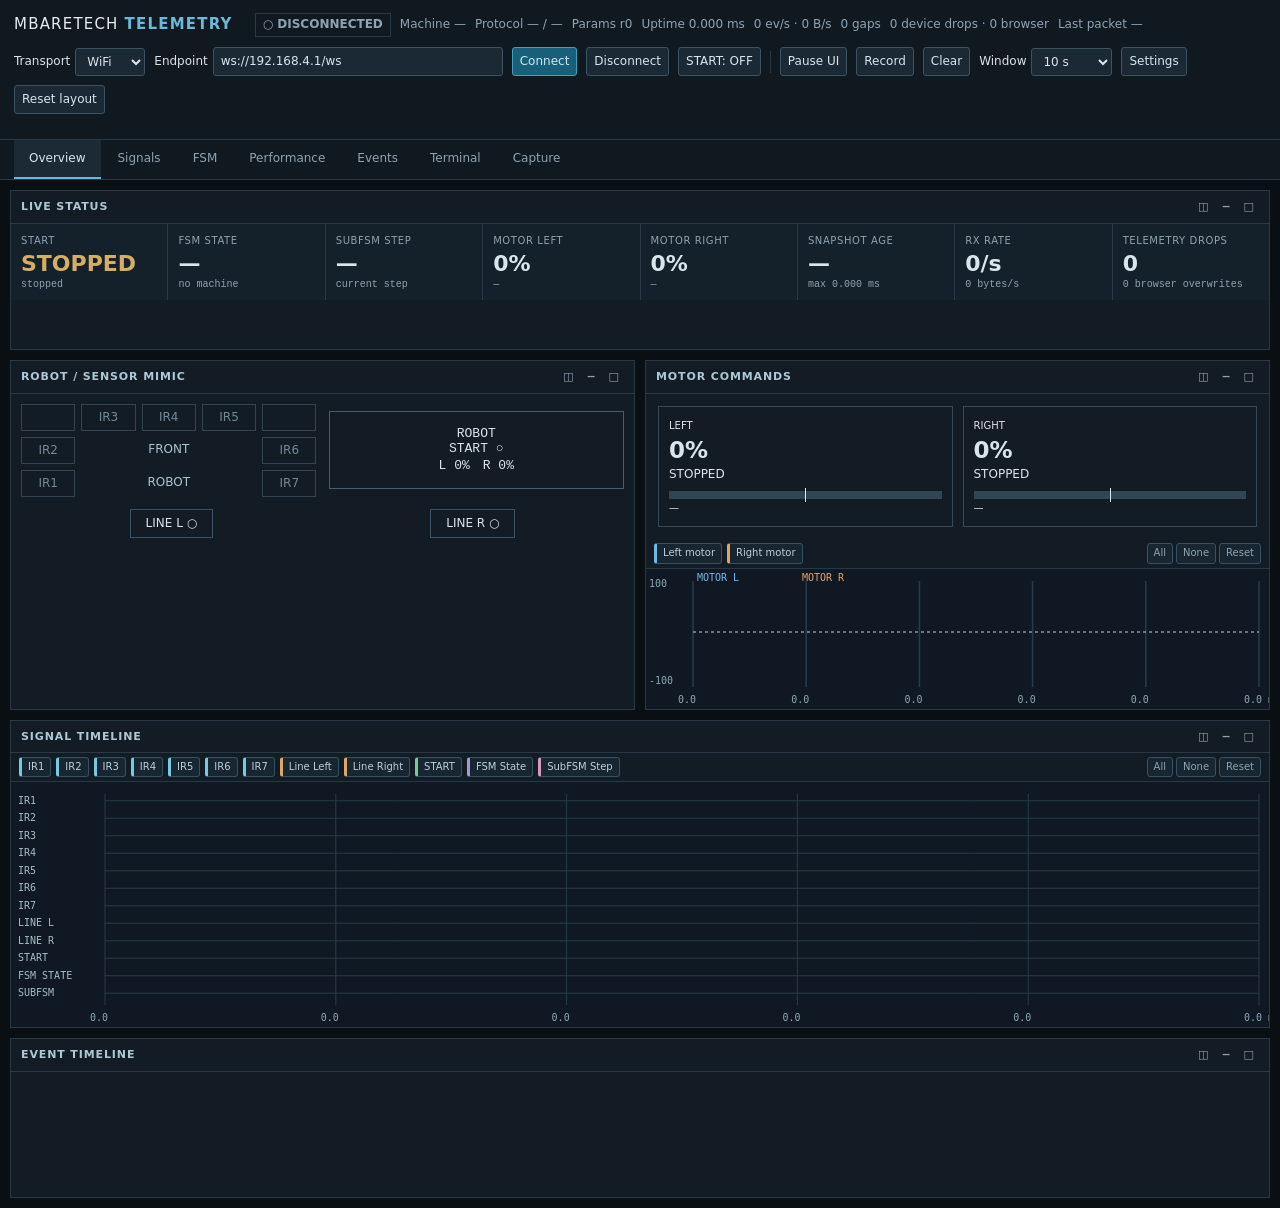
<file: Mbaretech2/telemetry_console.html>
<!doctype html>
<html lang="en">
<head>
<meta charset="utf-8">
<meta name="viewport" content="width=device-width,initial-scale=1">
<title>Mbaretech Telemetry Console</title>
<link rel="stylesheet" href="tools/recipe-editor/telemetryConsole.css">
</head>
<body>
<header class="topbar">
  <div class="topline"><div class="brand">MBARETECH <strong>TELEMETRY</strong></div><span id="connection" class="badge">○ DISCONNECTED</span><span id="machine">Machine —</span><span id="protocol">Protocol —</span><span id="paramRevision">Params —</span><span id="uptime">Uptime —</span><span id="rate">0 ev/s</span><span id="gaps">0 gaps</span><span id="drops">0 drops</span><span id="packetAge">Last packet —</span></div>
  <div class="controls">
    <label>Transport <select id="transport"><option value="wifi">WiFi</option><option value="serial">Serial</option><option value="bluetooth">BLE</option><option value="mock">Mock</option></select></label>
    <label id="endpointLabel">Endpoint <input id="endpoint" value="ws://192.168.4.1/ws" spellcheck="false"></label>
    <button id="connect" class="primary">Connect</button><button id="disconnect">Disconnect</button>
    <button id="startToggle" type="button" disabled aria-pressed="false" title="Set logical START on the connected robot or Mock">START: OFF</button>
    <span class="divider"></span><button id="pauseUi">Pause UI</button><button id="record">Record</button><button id="clear">Clear</button>
    <label>Window <select id="window"><option value="500">500 ms</option><option value="2000">2 s</option><option value="5000">5 s</option><option value="10000" selected>10 s</option><option value="30000">30 s</option></select></label>
    <button id="settings">Settings</button><button id="resetLayout">Reset layout</button>
  </div>
  <div id="warning" class="warning" role="status"></div>
</header>
<nav class="tabs" aria-label="Telemetry views">
  <button data-view="overview" class="active">Overview</button><button data-view="signals">Signals</button><button data-view="fsm">FSM</button><button data-view="performance">Performance</button><button data-view="events">Events</button><button data-view="terminal">Terminal</button><button data-view="capture">Capture</button>
</nav>
<main>
  <section id="overview" class="view active dashboard-grid">
    <article class="panel stats-panel" data-panel="stats"><div class="panel-title">LIVE STATUS</div><div id="stats" class="stats-grid"></div></article>
    <article class="panel" data-panel="robot"><div class="panel-title">ROBOT / SENSOR MIMIC</div><div class="robot-layout"><div id="irMap" class="ir-map"></div><div id="robotCenter" class="robot-center"></div><div id="lineIndicators" class="line-indicators"></div></div></article>
    <article class="panel" data-panel="motors"><div class="panel-title">MOTOR COMMANDS</div><div id="motorCommands" class="motor-readout"></div><div class="curve-legend" data-legend="motorOverview"></div><canvas id="motorOverview" class="mini-chart"></canvas></article>
    <article class="panel" data-panel="overviewSignals" data-span="wide"><div class="panel-title">SIGNAL TIMELINE</div><div class="curve-legend" data-legend="overviewSignalPlot"></div><canvas id="overviewSignalPlot" class="logic-chart"></canvas></article>
    <article class="panel" data-panel="overviewEvents" data-span="wide"><div class="panel-title">EVENT TIMELINE</div><div id="recent" class="event-strip"></div></article>
  </section>
  <section id="signals" class="view dashboard-grid">
    <article class="panel" data-panel="logic" data-span="wide"><div class="panel-title">LOGIC ANALYZER · IR / LINE / START / FSM</div><div class="curve-legend" data-legend="signalPlot"></div><canvas id="signalPlot" class="logic-chart tall"></canvas><div id="signalCursor" class="chart-hint">Hover for device time in ms</div></article>
    <article class="panel" data-panel="lineCalibration"><div class="panel-title">LINE CALIBRATION</div><div id="lineCalibration" class="line-calibration"></div><div class="curve-legend" data-legend="linePlot"></div><canvas id="linePlot" class="series-chart"></canvas></article>
    <article class="panel" data-panel="motorSeries"><div class="panel-title">MOTOR COMMAND HISTORY</div><div class="curve-legend" data-legend="motorPlot"></div><canvas id="motorPlot" class="series-chart"></canvas></article>
    <article class="panel" data-panel="stateTimeline" data-span="wide"><div class="panel-title">FSM STATE / SUBFSM STEP TIMELINE</div><div class="curve-legend" data-legend="statePlot"></div><canvas id="statePlot" class="state-chart"></canvas><div id="stateCursor" class="chart-hint">Hover over a segment for duration and reason</div></article>
  </section>
  <section id="fsm" class="view dashboard-grid">
    <article class="panel" data-panel="fsmInspector"><div class="panel-title">FSM RUNTIME INSPECTOR</div><div id="fsmDetails" class="facts"></div></article>
    <article class="panel" data-panel="fsmTransitions"><div class="panel-title">EXACT TRANSITIONS</div><div id="transitions" class="scroll-list mono"></div></article>
    <article class="panel" data-panel="fsmCandidates" data-span="wide"><div class="panel-title">TRANSITION EVALUATION</div><div id="candidates" class="facts"></div></article>
  </section>
  <section id="performance" class="view dashboard-grid">
    <article class="panel" data-panel="taskTiming"><div class="panel-title">TASK EXECUTION / START GAP</div><div id="timing" class="facts"></div><div class="curve-legend" data-legend="timingPlot"></div><canvas id="timingPlot" class="series-chart"></canvas></article>
    <article class="panel" data-panel="telemetryHealth"><div class="panel-title">TELEMETRY HEALTH / SNAPSHOT AGE</div><div id="health" class="facts"></div><div class="curve-legend" data-legend="snapshotPlot"></div><canvas id="snapshotPlot" class="series-chart"></canvas></article>
    <article class="panel" data-panel="networkHealth" data-span="wide"><div class="panel-title">CONNECTION / NETWORK</div><div id="network" class="facts columns"></div></article>
  </section>
  <section id="events" class="view dashboard-grid">
    <article class="panel" data-panel="eventTable" data-span="wide"><div class="panel-title">CHRONOLOGICAL EVENTS</div><div class="filters"><label>Type <select id="eventType"></select></label><label>State <input id="eventState" placeholder="Search" spellcheck="false"></label><label>Sensor <input id="eventSensor" placeholder="IR4 / LINE" spellcheck="false"></label><label>Search <input id="eventSearch" placeholder="Text or time"></label><label>Order <select id="eventOrder"><option value="newest">Newest first</option><option value="oldest">Oldest first</option></select></label><label>Δt <select id="deltaMode"><option value="previous">Previous event</option><option value="selected">Selected event</option></select></label><span id="selectedMarker" class="subtle">Select a row as marker A</span></div><div class="event-table scroll-list mono"><div class="event-row event-header"><span>TIME</span><span>Δt</span><span>TICK</span><span>TYPE</span><span>STATE / SOURCE</span><span>DETAILS</span></div><div id="eventRows"></div></div></article>
  </section>
  <section id="terminal" class="view dashboard-grid">
    <article class="panel" data-panel="terminal" data-span="wide"><div class="panel-title">UNIFIED TELEMETRY TERMINAL</div><div class="filters"><label>View <select id="terminalMode"><option value="formatted">Formatted</option><option value="raw">Raw protocol</option></select></label><label>Type <select id="terminalType"><option value="">All events</option></select></label><button id="terminalPause">Pause terminal</button><label><input type="checkbox" id="autoScroll" checked> Auto-scroll</label><button id="copyTerminal">Copy</button><button id="clearTerminal">Clear terminal</button></div><div class="terminal scroll-list mono"><div id="terminalHeader" class="terminal-row terminal-header"><span>TIME</span><span>TYPE</span><span>DETAILS</span></div><div id="terminalLines" role="log" aria-live="off"></div></div></article>
  </section>
  <section id="capture" class="view dashboard-grid">
    <article class="panel" data-panel="capture" data-span="wide"><div class="panel-title">CAPTURE / LOCAL REPLAY</div><div class="filters"><button id="stop">Stop recording</button><button id="clearCapture">Clear capture</button><button id="export">Export NDJSON</button><input id="replayFile" type="file" accept=".ndjson,.jsonl,text/plain"><button id="replay">Replay file</button></div><div id="captureState" class="facts"></div><p class="subtle">Rolling history is bounded. An explicit recording retains events until stopped. Replay is local and sends no commands to the robot. Future triggers can use the same event store.</p></article>
  </section>
</main>
<script src="tools/recipe-editor/telemetry.js"></script>
<script src="tools/recipe-editor/telemetryStore.js"></script>
<script src="tools/recipe-editor/telemetryPresentation.js"></script>
<script src="tools/recipe-editor/telemetryMock.js"></script>
<script src="tools/recipe-editor/telemetryWindowBridge.js"></script>
<script src="tools/recipe-editor/telemetryPanels.js"></script>
<script src="tools/recipe-editor/telemetryConsole.js"></script>
</body>
</html>
</file>
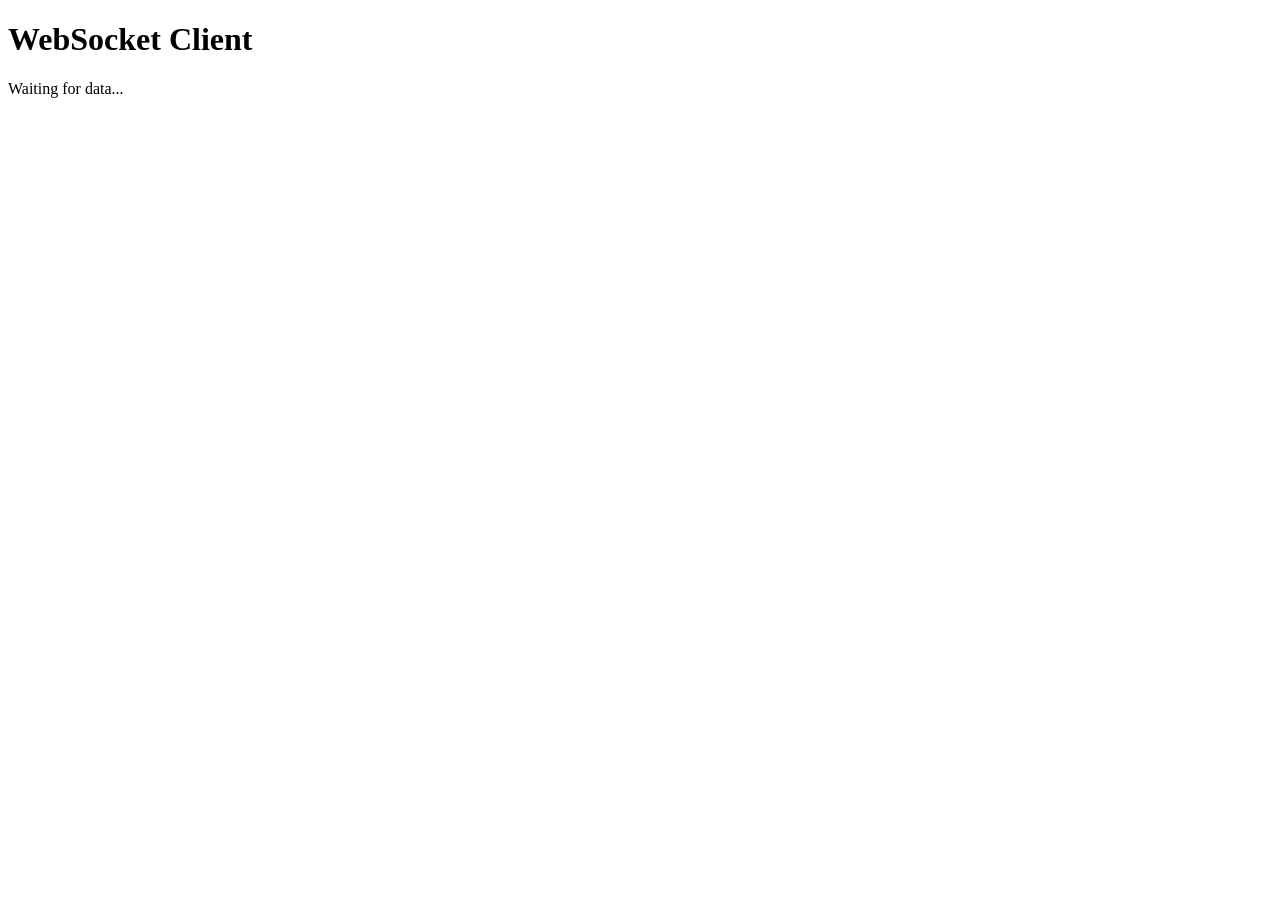
<file: utils/wifi_page.html>
<!DOCTYPE html>
<html>
<head>
    <title>WebSocket Client</title>
</head>
<body>
    <h1>WebSocket Client</h1>
    <div id="sensorData">Waiting for data...</div>
    <script>
        var ws = new WebSocket('ws://192.168.215.236/ws');

        ws.onopen = function(event) {
            console.log("Connected to WebSocket server");
            ws.send("Hello Server!"); // Send a message to the server
        };

        ws.onmessage = function(event) {
            console.log("Message from server: ", event.data);
            document.getElementById('sensorData').innerText = event.data;
        };

        ws.onclose = function(event) {
            console.log("WebSocket connection closed");
        };

        ws.onerror = function(error) {
            console.error("WebSocket error observed:", error);
        };
    </script>
</body>
</html>
</file>
<file: Mbaretech2/tools/recipe-editor/telemetryConsole.css>
:root{color-scheme:dark;--bg:#0a0f14;--panel:#131c24;--border:#2a3946;--muted:#8fa3b3;--text:#d9e5ec;--cyan:#69b9d8;--green:#72c594;--amber:#d6ae63;--red:#d17872;font:12px/1.42 system-ui,Segoe UI,sans-serif;background:var(--bg);color:var(--text)}
*{box-sizing:border-box}body{margin:0;min-width:680px}button,select,input{font:inherit;color:var(--text);background:#1b2934;border:1px solid #3b5363;border-radius:3px;padding:5px 7px}button{cursor:pointer}button:hover{border-color:#75a8bd;background:#28404e}button.primary{background:#16607c;border-color:#3e9fc1}input[type=checkbox]{width:auto}input[type=file]{max-width:230px}label{display:inline-flex;align-items:center;gap:5px;white-space:nowrap}.mono{font-family:ui-monospace,Consolas,monospace}
.topbar{padding:10px 14px 7px;border-bottom:1px solid var(--border);background:#111920}.topline,.controls,.tabs,.filters{display:flex;align-items:center;gap:9px;flex-wrap:wrap}.topline{min-height:30px;color:var(--muted)}.brand{font-size:15px;letter-spacing:.08em;color:#e4edf2;margin-right:13px}.brand strong{color:var(--cyan)}.badge{padding:2px 7px;border:1px solid var(--border);color:var(--muted);font-weight:700}.badge.live{color:var(--green);border-color:#387453}.badge.error{color:var(--amber)}.controls{padding:7px 0 2px}.controls #endpoint{width:min(290px,27vw)}.divider{height:22px;border-left:1px solid var(--border)}.warning{color:var(--amber);min-height:16px;padding-top:2px}
.tabs{padding:0 14px;border-bottom:1px solid var(--border);background:#101820;gap:2px}.tabs button{border:0;border-bottom:2px solid transparent;border-radius:0;background:transparent;padding:10px 15px;color:var(--muted)}.tabs button.active{color:var(--text);border-bottom-color:var(--cyan);background:#1b2a35}main{padding:10px}.view{display:none}.view.active{display:grid}.dashboard-grid{grid-template-columns:repeat(12,minmax(0,1fr));gap:10px;align-content:start}
.panel{grid-column:span 6;min-width:0;min-height:160px;background:var(--panel);border:1px solid var(--border);display:flex;flex-direction:column;overflow:hidden}.panel[data-span=wide],.stats-panel{grid-column:span 12}.panel.maximized{position:fixed;inset:45px 35px;z-index:20;box-shadow:0 0 0 100vmax #000a}.panel.collapsed{min-height:0;height:34px}.panel.collapsed>:not(.panel-title){display:none}.panel-title{min-height:32px;padding:7px 10px;border-bottom:1px solid var(--border);font-size:11px;font-weight:700;letter-spacing:.08em;color:#aec8d5;display:flex;align-items:center;gap:8px;cursor:grab;user-select:none}.panel-title .panel-actions{margin-left:auto;display:flex;gap:3px}.panel-title button{background:transparent;border:0;color:var(--muted);padding:1px 5px}.panel-title button:hover{color:#fff;background:#2b4555}.panel.dragging{opacity:.5}.panel.drag-over{outline:2px solid var(--cyan)}.panel>.facts,.panel>.scroll-list,.panel>.subtle{padding:10px}.subtle{color:var(--muted)}.panel canvas{display:block;width:100%;background:#101923;touch-action:none}.logic-chart{height:245px}.logic-chart.tall{height:390px}.series-chart{height:220px}.state-chart{height:175px}.mini-chart{height:140px}.chart-hint{min-height:24px;padding:3px 10px;color:var(--muted);font-family:ui-monospace,Consolas,monospace}
.stats-grid{display:grid;grid-template-columns:repeat(8,minmax(0,1fr));gap:1px;background:var(--border)}.stat{background:#14212b;padding:10px;min-width:0}.stat-label{color:var(--muted);font-size:10px;letter-spacing:.06em;white-space:nowrap}.stat-value{font-size:22px;font-weight:650;white-space:nowrap;overflow:hidden;text-overflow:ellipsis;font-variant-numeric:tabular-nums}.stat-value.good{color:var(--green)}.stat-value.warn{color:var(--amber)}.stat-note{color:var(--muted);font:10px ui-monospace,Consolas,monospace}.robot-layout{display:grid;grid-template-columns:1fr 1fr;gap:12px;padding:10px;align-items:center}.ir-map{display:grid;grid-template-columns:repeat(5,1fr);gap:6px;text-align:center}.ir-map span{padding:4px;color:#718998;border:1px solid #324651}.ir-map span.on,.line-indicators .on{color:#09171c;background:var(--cyan);border-color:var(--cyan)}.ir-map .center{grid-column:2/5;color:#a9c4d1;border:0;background:transparent}.robot-center{border:1px solid #446070;padding:14px;text-align:center;font:13px ui-monospace,Consolas,monospace}.line-indicators{grid-column:1/-1;display:flex;justify-content:space-around}.line-indicators span{border:1px solid #385365;padding:5px 15px}.motor-readout{display:grid;grid-template-columns:1fr 1fr;gap:10px;padding:12px}.motor-cell{border:1px solid #344959;padding:10px}.motor-cell strong{font-size:23px;font-variant-numeric:tabular-nums}.motor-bar{height:8px;background:#314552;margin-top:8px;position:relative}.motor-bar i{display:block;position:absolute;height:8px;background:var(--cyan)}.motor-bar:after{content:'';position:absolute;left:50%;top:-3px;height:14px;border-left:1px solid #dbe8ef}
.event-strip,.scroll-list{overflow:auto;max-height:330px}.event-strip{padding:4px 10px}.event-row{display:grid;grid-template-columns:110px 105px 85px 125px 150px minmax(190px,1fr);gap:8px;align-items:center;padding:5px 8px;border-bottom:1px solid #23333e;font:11px ui-monospace,Consolas,monospace;cursor:pointer;min-width:820px}.event-strip .event-row{grid-template-columns:110px 125px minmax(190px,1fr);min-width:0}.event-row:hover,.event-row.selected{background:#244056}.event-row .time{color:#9cb9c9}.event-row .kind{color:var(--cyan);font-family:system-ui,Segoe UI,sans-serif}.event-row.actual .kind{color:var(--green);font-weight:700}.event-row.sample{opacity:.78}.event-header,.terminal-header{position:sticky;top:0;z-index:2;background:#20303b;color:#c6d8e2;font-size:10px;font-weight:700;letter-spacing:.07em;border-bottom:1px solid #517082;cursor:default}.event-header:hover,.terminal-header:hover{background:#20303b}.event-table{max-height:calc(100vh - 260px);min-height:320px}.terminal{background:#0b1218;max-height:calc(100vh - 260px);min-height:360px;font:11px/1.5 ui-monospace,Consolas,monospace;overflow-wrap:anywhere}.terminal-row{display:grid;grid-template-columns:115px 135px minmax(250px,1fr);gap:10px;padding:4px 8px;border-bottom:1px solid #1d2c35;min-width:570px}.terminal-row .kind{font-family:system-ui,Segoe UI,sans-serif;color:var(--cyan)}.terminal-row.actual .kind{color:var(--green);font-weight:700}.terminal-row.sample{opacity:.78}.terminal-raw{padding:4px 8px;border-bottom:1px solid #1d2c35;white-space:pre-wrap;word-break:break-word}.filters{padding:8px 10px;border-bottom:1px solid var(--border)}.filters input:not([type=checkbox]):not([type=file]){width:120px}.filters .subtle{font-size:11px}.facts{display:grid;grid-template-columns:repeat(2,minmax(0,1fr));gap:5px 12px}.fact{border-bottom:1px solid #263845;padding:5px 0;min-width:0}.fact b{display:block;color:var(--muted);font-size:10px;font-weight:500}.fact span{font:13px ui-monospace,Consolas,monospace;overflow-wrap:anywhere}.facts.columns{grid-template-columns:repeat(4,minmax(0,1fr))}.line-calibration{display:grid;grid-template-columns:1fr 1fr;gap:12px;padding:10px}.line-side{border:1px solid #344959;padding:10px}.line-side h3{margin:0 0 5px;font-size:11px;color:var(--muted)}.adc-bar{height:8px;background:#344552;position:relative;margin-top:10px}.adc-bar i{display:block;background:var(--cyan);height:8px}.adc-bar:after{content:'';position:absolute;left:var(--threshold);top:-3px;height:14px;border-left:2px solid var(--amber)}
.curve-legend{display:flex;align-items:center;gap:5px;flex-wrap:wrap;padding:4px 8px;border-bottom:1px solid #263845}.curve-legend button{border:1px solid #365064;background:#172630;color:#bdd0db;padding:2px 6px;font-size:10px}.curve-legend button.off{opacity:.45;text-decoration:line-through}.curve-legend .legend-actions{margin-left:auto;display:flex;gap:3px}.curve-legend .legend-actions button{color:var(--muted)}
.terminal-header.raw-header{display:block}.terminal-header.raw-header span{display:block}.event-table #eventRows,.terminal #terminalLines{min-height:1px}
#transitions .event-row{grid-template-columns:110px 125px minmax(190px,1fr);min-width:0}
.comfortable .panel>.facts,.comfortable .panel>.scroll-list{padding:16px}.comfortable .stat{padding:16px}.comfortable .event-row{padding:7px}.comfortable .dashboard-grid{gap:15px}
@media(max-width:1050px){.stats-grid{grid-template-columns:repeat(4,minmax(0,1fr))}.panel{grid-column:span 12}.robot-layout{grid-template-columns:1fr 1fr}.facts.columns{grid-template-columns:repeat(2,minmax(0,1fr))}}@media(max-width:720px){.stats-grid{grid-template-columns:repeat(2,minmax(0,1fr))}.topline{gap:6px}.brand{width:100%}}
</file>
